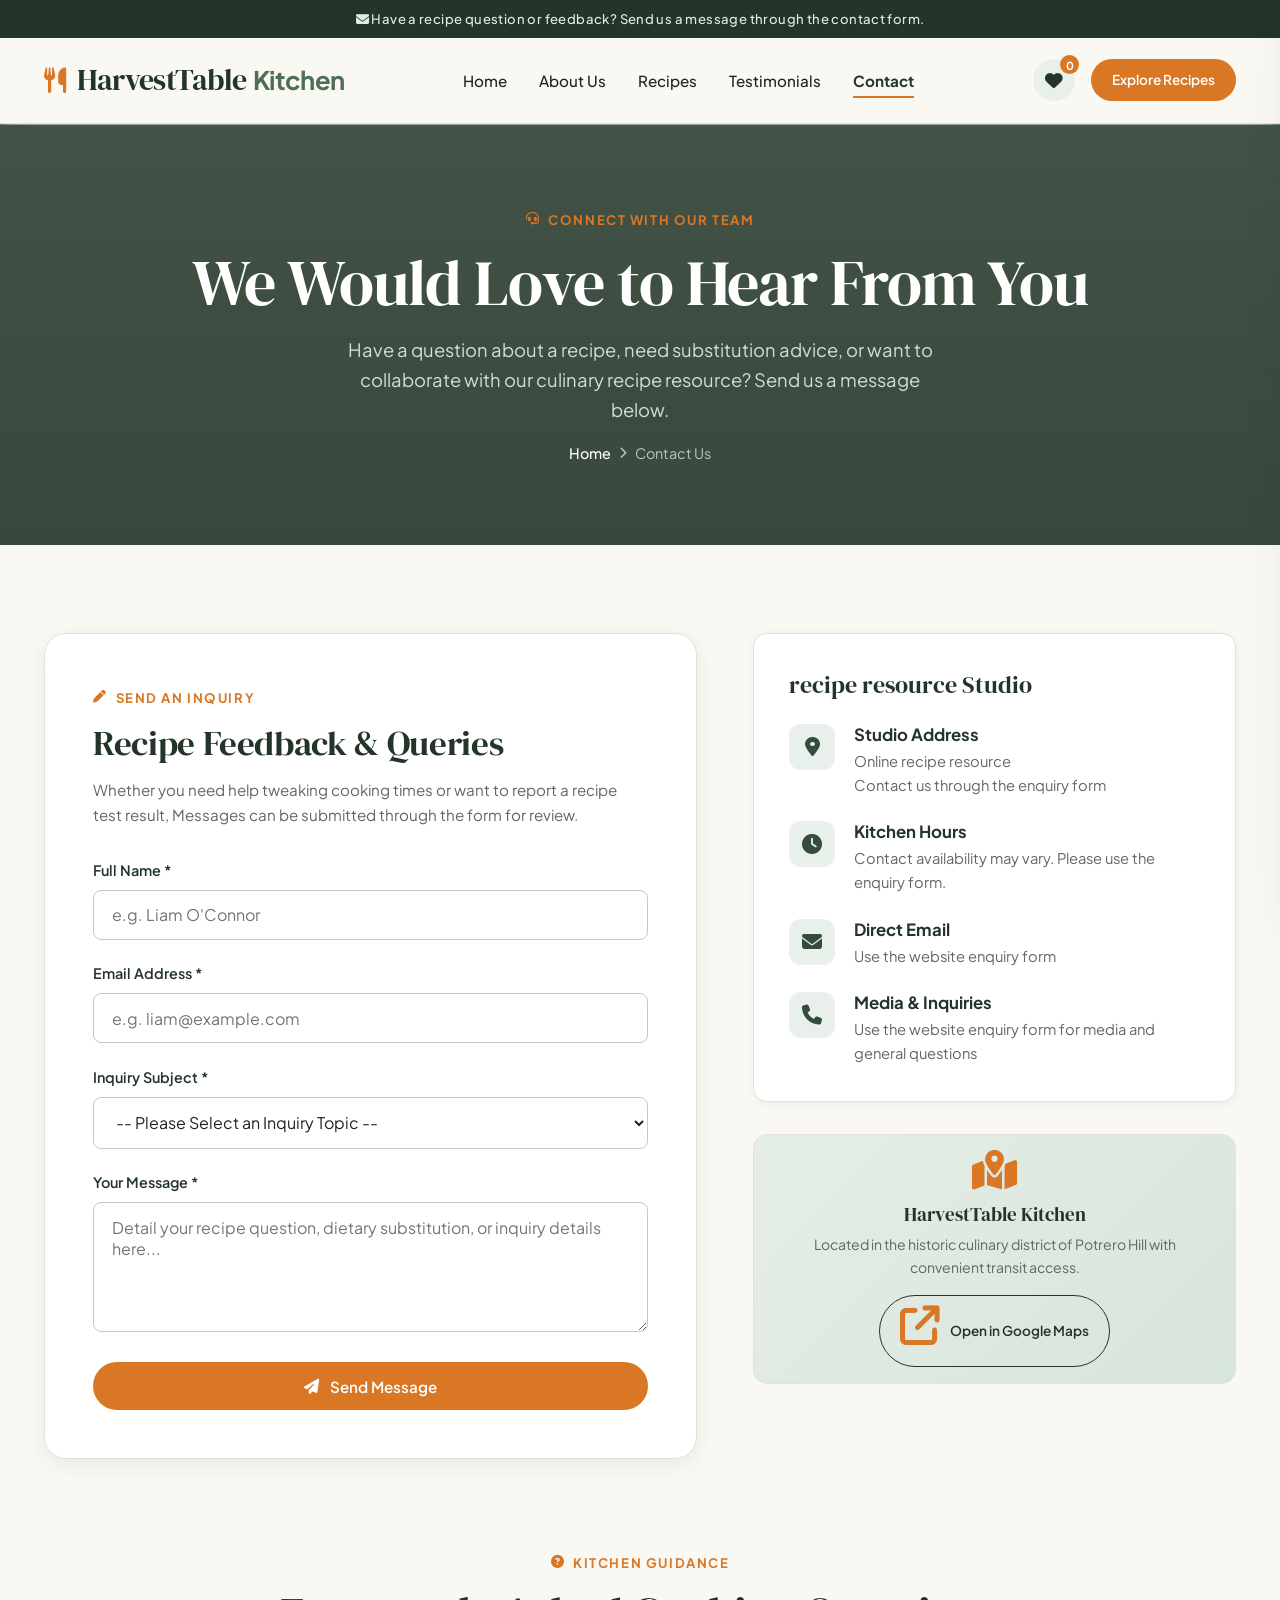
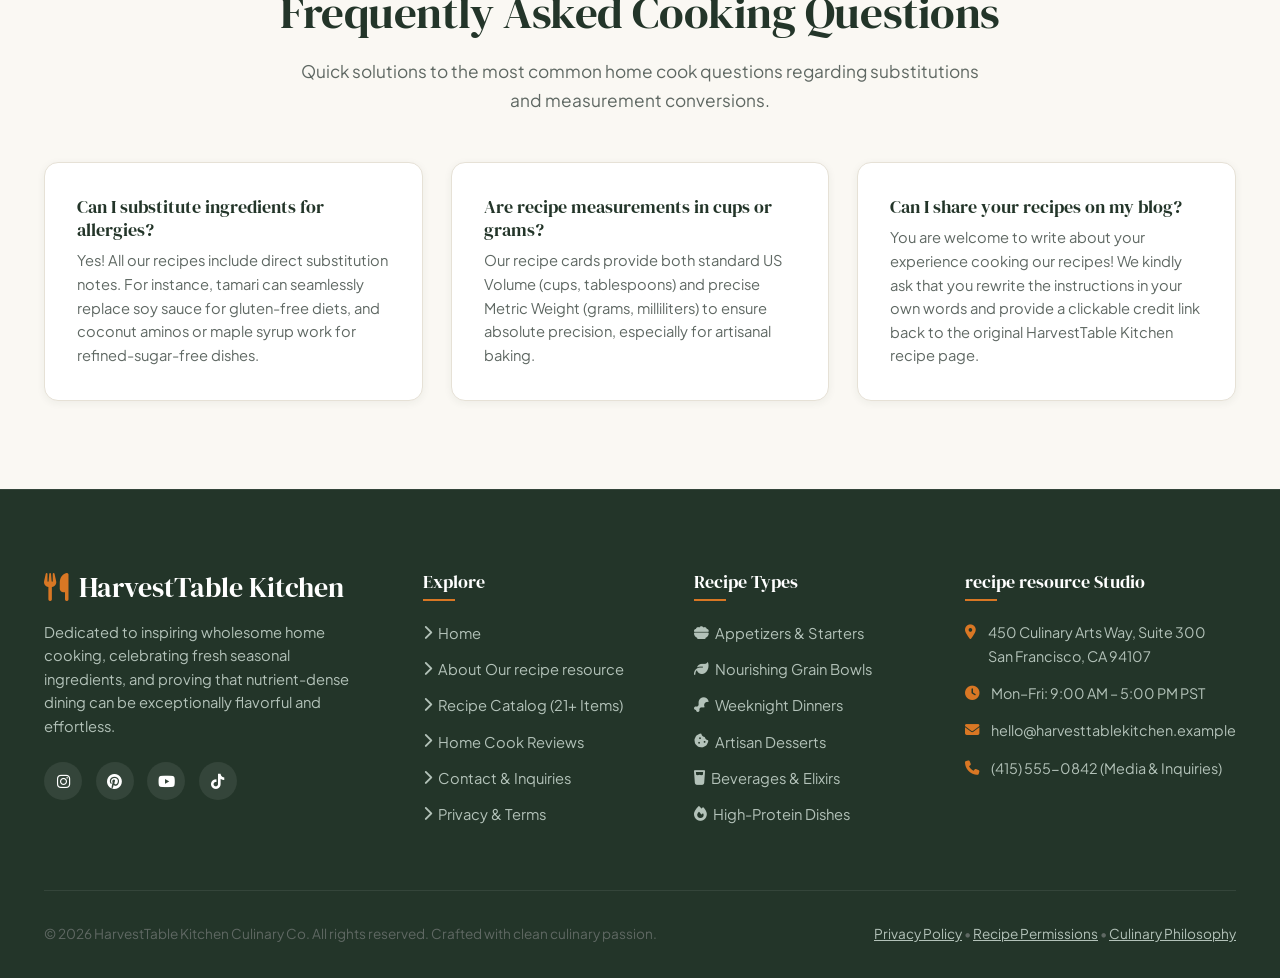
<file: contact.html>
<!DOCTYPE html>
<html lang="en">
<head>
  <meta charset="UTF-8">
  <meta name="viewport" content="width=device-width, initial-scale=1.0">
  <title>Contact Us — HarvestTable Kitchen | Kitchen Studio, Feedback &amp; Inquiries</title>
  <meta name="description" content="Reach out to HarvestTable Kitchen recipe resource. Submit recipe questions, feedback, media inquiries, or learn more about our San Francisco culinary studio.">
  <link rel="stylesheet" href="style.css">
  <link rel="stylesheet" href="https://cdnjs.cloudflare.com/ajax/libs/font-awesome/6.5.1/css/all.min.css">
</head>
<body>

  <!-- Top Announcement Bar -->
  <div class="top-announcement-bar">
    <i class="fa-solid fa-envelope"></i> Have a recipe question or feedback? Send us a message through the contact form.
  </div>

  <!-- Site Header -->
  <header class="site-header">
    <div class="container">
      <div class="nav-wrapper">
        <a href="index.html" class="brand-logo">
          <i class="fa-solid fa-utensils"></i>
          <span>HarvestTable <span class="highlight">Kitchen</span></span>
        </a>

        <!-- Desktop Navigation -->
        <nav class="nav-menu">
          <a href="index.html" class="nav-link">Home</a>
          <a href="about.html" class="nav-link">About Us</a>
          <a href="recipes.html" class="nav-link">Recipes</a>
          <a href="testimonials.html" class="nav-link">Testimonials</a>
          <a href="contact.html" class="nav-link active">Contact</a>
        </nav>

        <!-- Header Actions -->
        <div class="nav-actions">
          <a href="recipes.html" class="favorites-btn" aria-label="Favorite Recipes">
            <i class="fa-solid fa-heart"></i>
            <span class="favorites-badge">0</span>
          </a>
          <a href="recipes.html" class="btn btn-amber btn-sm">Explore Recipes</a>
          <button class="hamburger-btn" aria-label="Open Navigation Menu">
            <i class="fa-solid fa-bars"></i>
          </button>
        </div>
      </div>
    </div>
  </header>

  <!-- Mobile Drawer Navigation -->
  <div class="mobile-nav-overlay"></div>
  <aside class="mobile-nav-drawer">
    <div class="mobile-nav-header">
      <div class="brand-logo" style="font-size: 1.5rem;">
        <i class="fa-solid fa-utensils"></i>
        <span>HarvestTable <span class="highlight">Kitchen</span></span>
      </div>
      <button class="mobile-nav-close" aria-label="Close Navigation Menu">
        <i class="fa-solid fa-xmark"></i>
      </button>
    </div>
    <nav class="mobile-nav-links">
      <a href="index.html"><i class="fa-solid fa-house"></i> Home</a>
      <a href="about.html"><i class="fa-solid fa-circle-info"></i> About Us</a>
      <a href="recipes.html"><i class="fa-solid fa-book-open"></i> Recipe Catalog (21+)</a>
      <a href="testimonials.html"><i class="fa-solid fa-star"></i> Home Cook Reviews</a>
      <a href="contact.html" class="active"><i class="fa-solid fa-envelope"></i> Contact Us</a>
      <a href="privacy-policy.html"><i class="fa-solid fa-shield-halved"></i> Privacy Policy</a>
    </nav>
    <div class="mobile-nav-footer">
      <p style="font-size: 0.85rem; color: #5f6863; margin-bottom: 1rem;">
        <i class="fa-solid fa-location-dot"></i> 450 Culinary Arts Way, San Francisco, CA
      </p>
      <a href="recipes.html" class="btn btn-primary" style="width: 100%;">Browse 21+ Recipes</a>
    </div>
  </aside>

  <!-- Page Banner -->
  <section class="page-banner">
    <div class="container">
      <span class="section-label" style="color: var(--spice-amber);"><i class="fa-solid fa-headset"></i> Connect With Our Team</span>
      <h1>We Would Love to Hear From You</h1>
      <p>
        Have a question about a recipe, need substitution advice, or want to collaborate with our culinary recipe resource? Send us a message below.
      </p>
      <div class="breadcrumb">
        <a href="index.html">Home</a> <i class="fa-solid fa-chevron-right" style="font-size: 0.75rem;"></i> <span>Contact Us</span>
      </div>
    </div>
  </section>

  <!-- Contact & Studio Section -->
  <section class="section">
    <div class="container">
      <div class="contact-grid">

        <!-- Contact Form Box -->
        <div class="contact-form-box">
          <span class="section-label"><i class="fa-solid fa-pen"></i> Send an Inquiry</span>
          <h2 style="font-size: 2.2rem; margin-bottom: 0.75rem; color: var(--primary-olive-dark);">Recipe Feedback &amp; Queries</h2>
          <p style="margin-bottom: 2rem; font-size: 0.95rem;">
            Whether you need help tweaking cooking times or want to report a recipe test result, Messages can be submitted through the form for review.
          </p>

          <form id="harvesttable-contact-form" novalidate>
            <div class="form-group">
              <label for="contact-name" class="form-label">Full Name *</label>
              <input type="text" id="contact-name" class="form-input" placeholder="e.g. Liam O'Connor" required>
              <div id="name-error" class="error-feedback"></div>
            </div>

            <div class="form-group">
              <label for="contact-email" class="form-label">Email Address *</label>
              <input type="email" id="contact-email" class="form-input" placeholder="e.g. liam@example.com" required>
              <div id="email-error" class="error-feedback"></div>
            </div>

            <div class="form-group">
              <label for="contact-topic" class="form-label">Inquiry Subject *</label>
              <select id="contact-topic" class="form-select" required>
                <option value="">-- Please Select an Inquiry Topic --</option>
                <option value="recipe">Specific Recipe Question or Substitution</option>
                <option value="feedback">Home Cook Feedback or Review</option>
                <option value="collaboration">Culinary Collaboration or Sponsorship</option>
                <option value="media">Press, Media &amp; Podcast Inquiries</option>
                <option value="other">General Culinary Inquiries</option>
              </select>
              <div id="topic-error" class="error-feedback"></div>
            </div>

            <div class="form-group">
              <label for="contact-message" class="form-label">Your Message *</label>
              <textarea id="contact-message" class="form-textarea" placeholder="Detail your recipe question, dietary substitution, or inquiry details here..." required></textarea>
              <div id="message-error" class="error-feedback"></div>
            </div>

            <button type="submit" class="btn btn-amber" style="width: 100%;">
              <i class="fa-solid fa-paper-plane"></i> Send Message
            </button>
          </form>
        </div>

        <!-- Studio Info Panel -->
        <div class="contact-info-panel">
          <div class="contact-info-card">
            <h3 style="font-size: 1.5rem; margin-bottom: 1.5rem; color: var(--primary-olive-dark);">recipe resource Studio</h3>

            <div class="contact-item">
              <div class="contact-item-icon"><i class="fa-solid fa-location-dot"></i></div>
              <div class="contact-item-text">
                <h4>Studio Address</h4>
                <p>Online recipe resource<br>Contact us through the enquiry form</p>
              </div>
            </div>

            <div class="contact-item">
              <div class="contact-item-icon"><i class="fa-solid fa-clock"></i></div>
              <div class="contact-item-text">
                <h4>Kitchen Hours</h4>
                <p>Contact availability may vary. Please use the enquiry form.</p>
              </div>
            </div>

            <div class="contact-item">
              <div class="contact-item-icon"><i class="fa-solid fa-envelope"></i></div>
              <div class="contact-item-text">
                <h4>Direct Email</h4>
                <p>Use the website enquiry form</p>
              </div>
            </div>

            <div class="contact-item">
              <div class="contact-item-icon"><i class="fa-solid fa-phone"></i></div>
              <div class="contact-item-text">
                <h4>Media &amp; Inquiries</h4>
                <p>Use the website enquiry form for media and general questions</p>
              </div>
            </div>
          </div>

          <!-- Studio Map Placeholder -->
          <div class="map-placeholder">
            <i class="fa-solid fa-map-location-dot"></i>
            <h4 style="font-size: 1.2rem; margin-bottom: 0.4rem; color: var(--primary-olive-dark);">HarvestTable Kitchen</h4>
            <p style="font-size: 0.88rem; margin-bottom: 1rem; color: var(--text-muted);">
              Located in the historic culinary district of Potrero Hill with convenient transit access.
            </p>
            <a href="https://maps.google.com" target="_blank" rel="noopener noreferrer" class="btn btn-outline-dark btn-sm">
              <i class="fa-solid fa-arrow-up-right-from-square"></i> Open in Google Maps
            </a>
          </div>
        </div>

      </div>

      <!-- FAQ Section -->
      <div style="margin-top: 5.5rem;">
        <div class="text-center">
          <span class="section-label"><i class="fa-solid fa-circle-question"></i> Kitchen Guidance</span>
          <h2 class="section-title">Frequently Asked Cooking Questions</h2>
          <p class="section-subtitle">
            Quick solutions to the most common home cook questions regarding substitutions and measurement conversions.
          </p>
        </div>

        <div style="display: grid; grid-template-columns: repeat(auto-fit, minmax(320px, 1fr)); gap: 1.75rem;">
          <div style="background: #ffffff; padding: 2rem; border-radius: var(--radius-md); border: 1px solid var(--border-light); box-shadow: var(--shadow-sm);">
            <h4 style="font-size: 1.15rem; margin-bottom: 0.5rem; color: var(--primary-olive-dark);">Can I substitute ingredients for allergies?</h4>
            <p style="font-size: 0.92rem; color: var(--text-muted); line-height: 1.6;">
              Yes! All our recipes include direct substitution notes. For instance, tamari can seamlessly replace soy sauce for gluten-free diets, and coconut aminos or maple syrup work for refined-sugar-free dishes.
            </p>
          </div>

          <div style="background: #ffffff; padding: 2rem; border-radius: var(--radius-md); border: 1px solid var(--border-light); box-shadow: var(--shadow-sm);">
            <h4 style="font-size: 1.15rem; margin-bottom: 0.5rem; color: var(--primary-olive-dark);">Are recipe measurements in cups or grams?</h4>
            <p style="font-size: 0.92rem; color: var(--text-muted); line-height: 1.6;">
              Our recipe cards provide both standard US Volume (cups, tablespoons) and precise Metric Weight (grams, milliliters) to ensure absolute precision, especially for artisanal baking.
            </p>
          </div>

          <div style="background: #ffffff; padding: 2rem; border-radius: var(--radius-md); border: 1px solid var(--border-light); box-shadow: var(--shadow-sm);">
            <h4 style="font-size: 1.15rem; margin-bottom: 0.5rem; color: var(--primary-olive-dark);">Can I share your recipes on my blog?</h4>
            <p style="font-size: 0.92rem; color: var(--text-muted); line-height: 1.6;">
              You are welcome to write about your experience cooking our recipes! We kindly ask that you rewrite the instructions in your own words and provide a clickable credit link back to the original HarvestTable Kitchen recipe page.
            </p>
          </div>
        </div>
      </div>

    </div>
  </section>

  <!-- Global Footer -->
  <footer class="site-footer">
    <div class="container">
      <div class="footer-grid">
        <!-- Brand Info -->
        <div class="footer-brand">
          <h3><i class="fa-solid fa-utensils"></i> HarvestTable Kitchen</h3>
          <p>
            Dedicated to inspiring wholesome home cooking, celebrating fresh seasonal ingredients, and proving that nutrient-dense dining can be exceptionally flavorful and effortless.
          </p>
          <div class="footer-social-links">
            <a href="#" class="social-icon-btn" aria-label="Instagram"><i class="fa-brands fa-instagram"></i></a>
            <a href="#" class="social-icon-btn" aria-label="Pinterest"><i class="fa-brands fa-pinterest"></i></a>
            <a href="#" class="social-icon-btn" aria-label="YouTube"><i class="fa-brands fa-youtube"></i></a>
            <a href="#" class="social-icon-btn" aria-label="TikTok"><i class="fa-brands fa-tiktok"></i></a>
          </div>
        </div>

        <!-- Quick Links -->
        <div class="footer-col">
          <h4>Explore</h4>
          <div class="footer-links">
            <a href="index.html"><i class="fa-solid fa-chevron-right"></i> Home</a>
            <a href="about.html"><i class="fa-solid fa-chevron-right"></i> About Our recipe resource</a>
            <a href="recipes.html"><i class="fa-solid fa-chevron-right"></i> Recipe Catalog (21+ Items)</a>
            <a href="testimonials.html"><i class="fa-solid fa-chevron-right"></i> Home Cook Reviews</a>
            <a href="contact.html"><i class="fa-solid fa-chevron-right"></i> Contact &amp; Inquiries</a>
            <a href="privacy-policy.html"><i class="fa-solid fa-chevron-right"></i> Privacy &amp; Terms</a>
          </div>
        </div>

        <!-- Categories -->
        <div class="footer-col">
          <h4>Recipe Types</h4>
          <div class="footer-links">
            <a href="recipes.html"><i class="fa-solid fa-bowl-food"></i> Appetizers &amp; Starters</a>
            <a href="recipes.html"><i class="fa-solid fa-leaf"></i> Nourishing Grain Bowls</a>
            <a href="recipes.html"><i class="fa-solid fa-drumstick-bite"></i> Weeknight Dinners</a>
            <a href="recipes.html"><i class="fa-solid fa-cookie-bite"></i> Artisan Desserts</a>
            <a href="recipes.html"><i class="fa-solid fa-glass-water"></i> Beverages &amp; Elixirs</a>
            <a href="recipes.html"><i class="fa-solid fa-fire"></i> High-Protein Dishes</a>
          </div>
        </div>

        <!-- Studio Information -->
        <div class="footer-col">
          <h4>recipe resource Studio</h4>
          <div class="footer-contact-item">
            <i class="fa-solid fa-location-dot"></i>
            <span>450 Culinary Arts Way, Suite 300<br>San Francisco, CA 94107</span>
          </div>
          <div class="footer-contact-item">
            <i class="fa-solid fa-clock"></i>
            <span>Mon–Fri: 9:00 AM – 5:00 PM PST</span>
          </div>
          <div class="footer-contact-item">
            <i class="fa-solid fa-envelope"></i>
            <span>hello@harvesttablekitchen.example</span>
          </div>
          <div class="footer-contact-item">
            <i class="fa-solid fa-phone"></i>
            <span>(415) 555-0842 (Media &amp; Inquiries)</span>
          </div>
        </div>
      </div>

      <div class="footer-bottom">
        <p>&copy; 2026 HarvestTable Kitchen Culinary Co. All rights reserved. Crafted with clean culinary passion.</p>
        <p>
          <a href="privacy-policy.html">Privacy Policy</a> &bull; 
          <a href="contact.html">Recipe Permissions</a> &bull; 
          <a href="about.html">Culinary Philosophy</a>
        </p>
      </div>
    </div>
  </footer>

  <script src="script.js"></script>
</body>
</html>
</file>
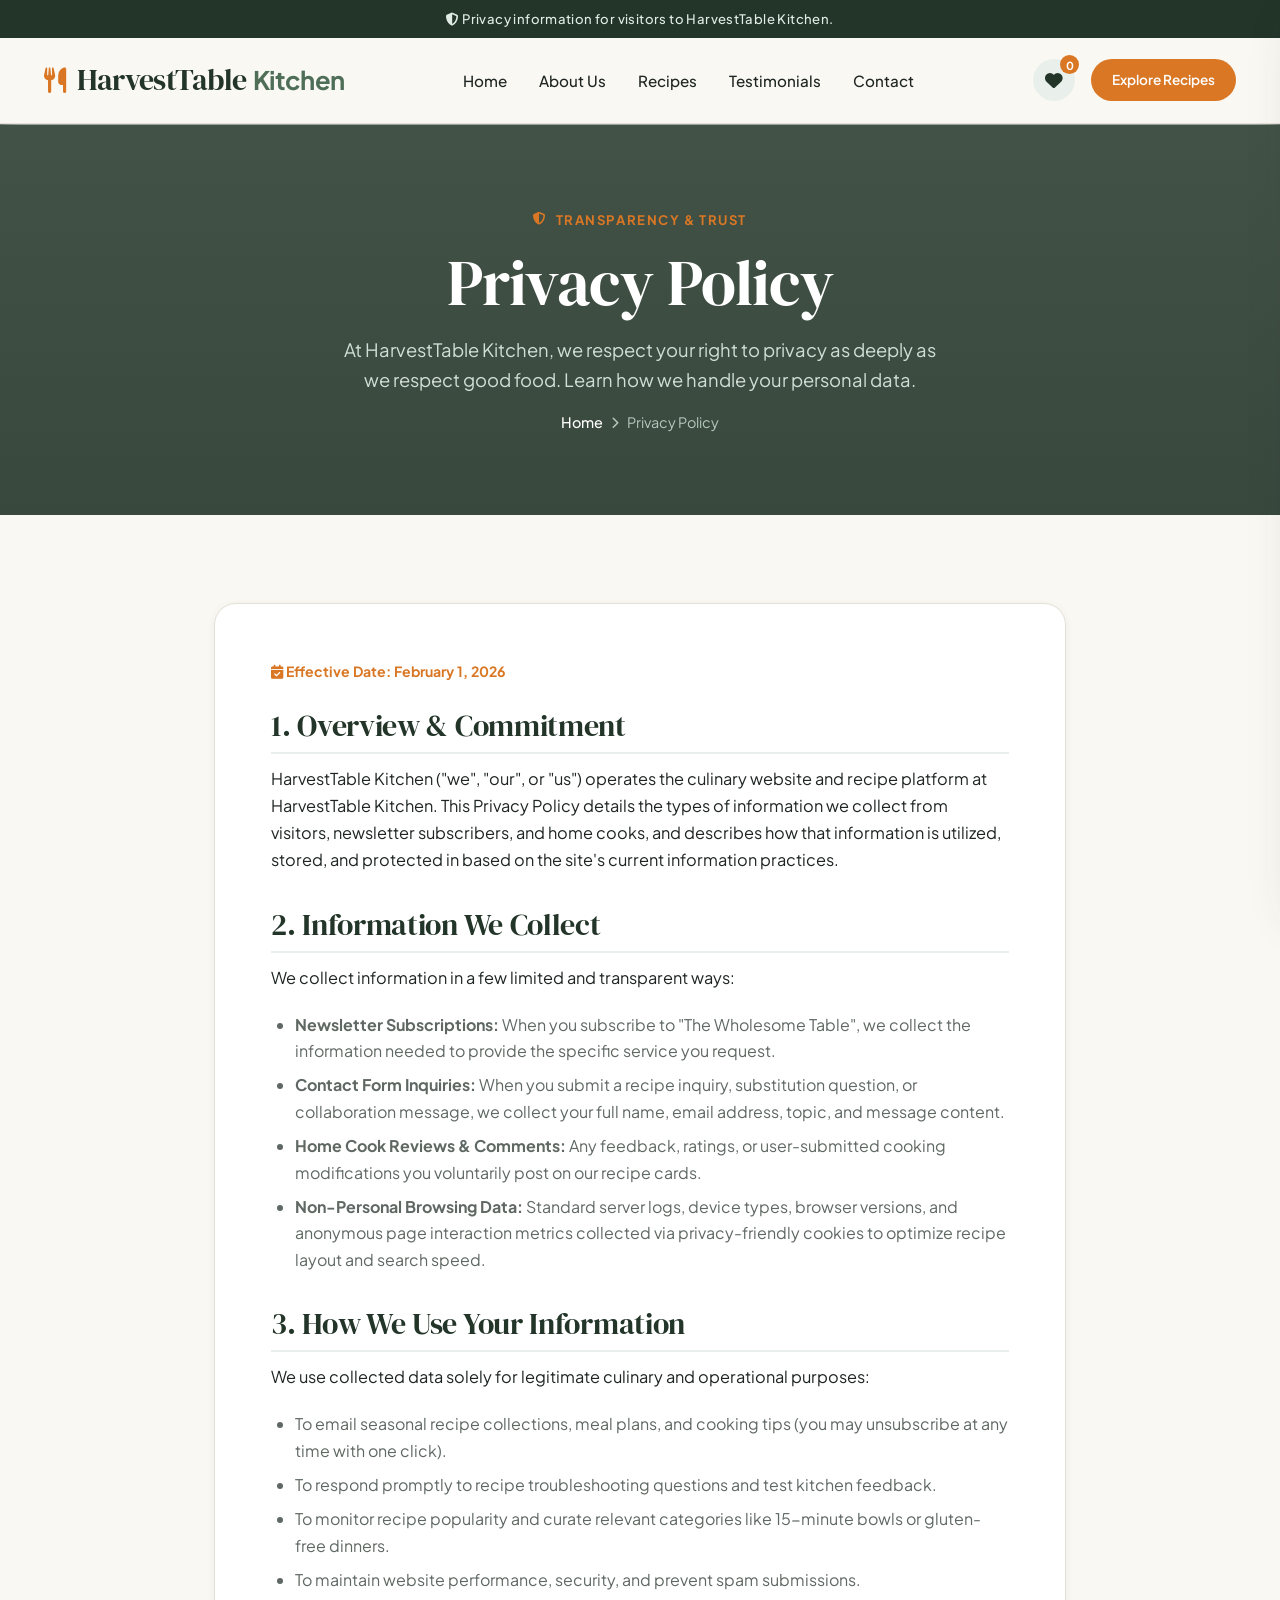
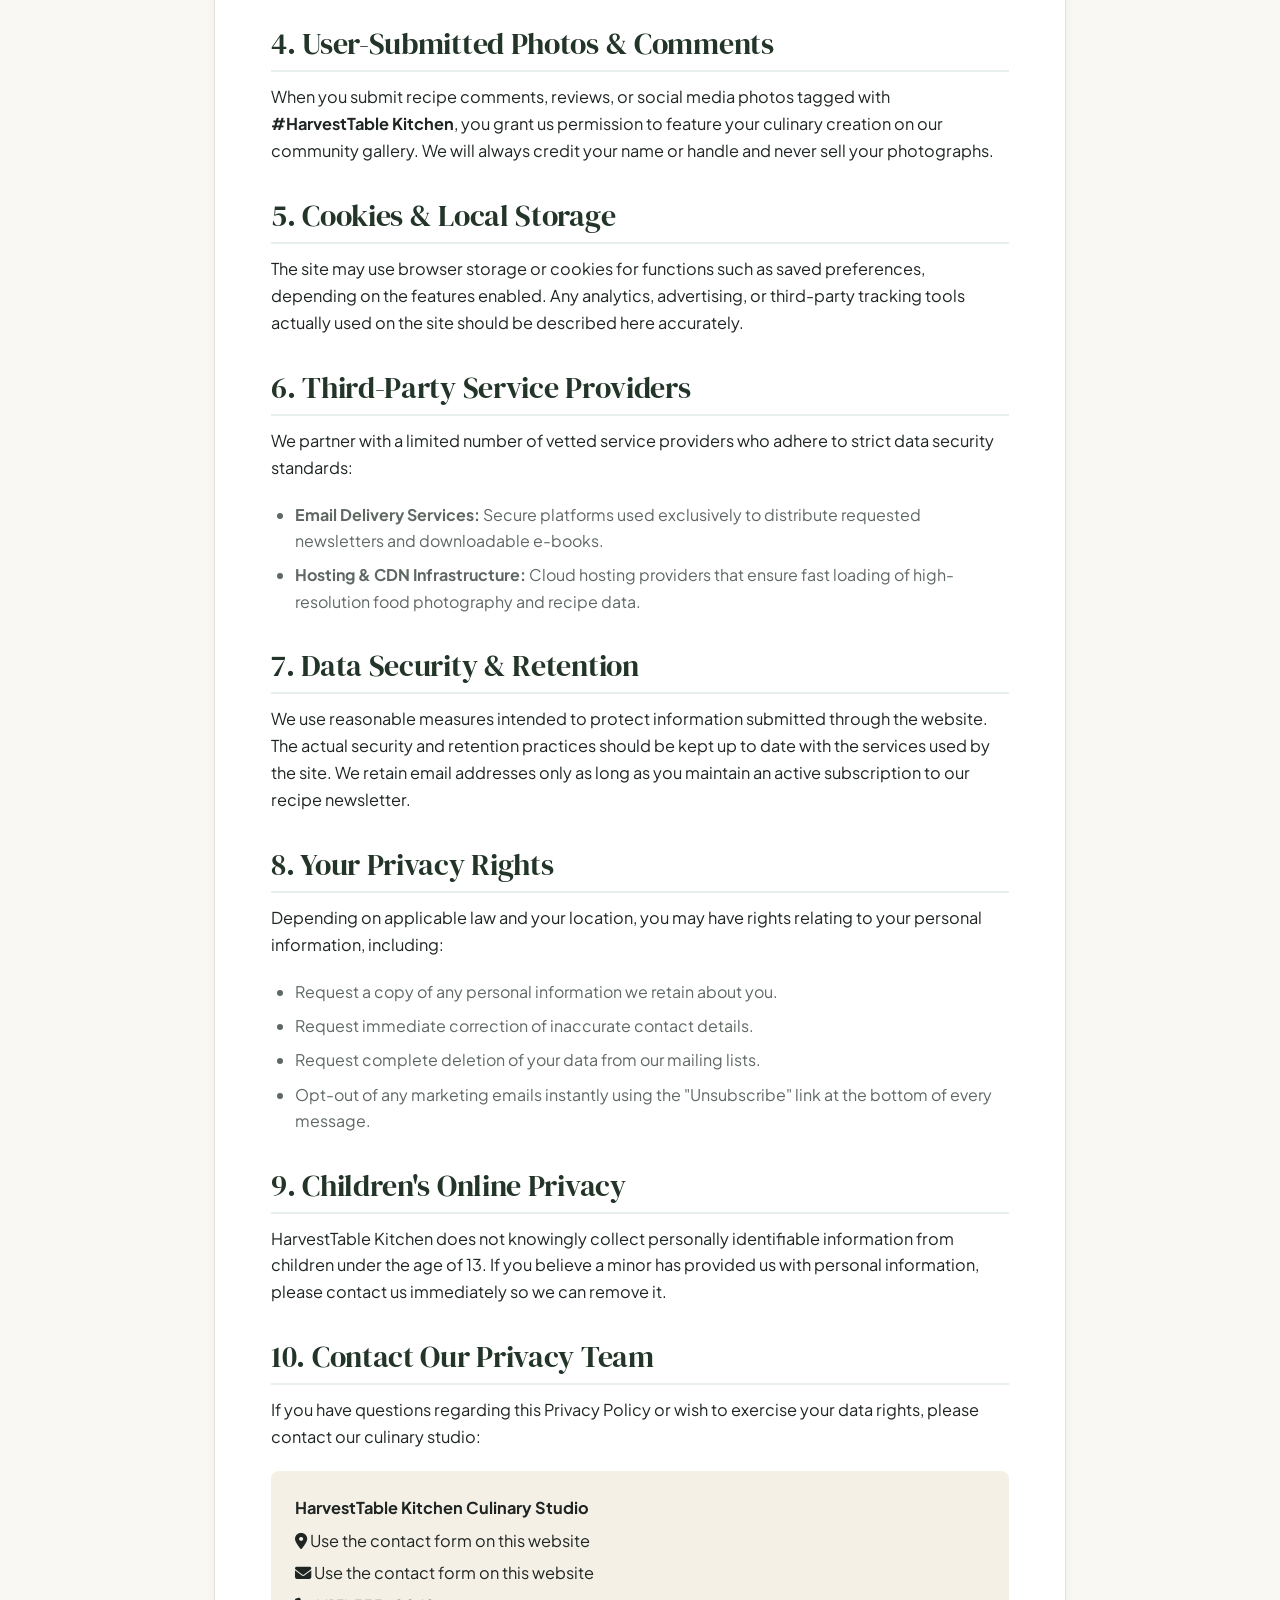
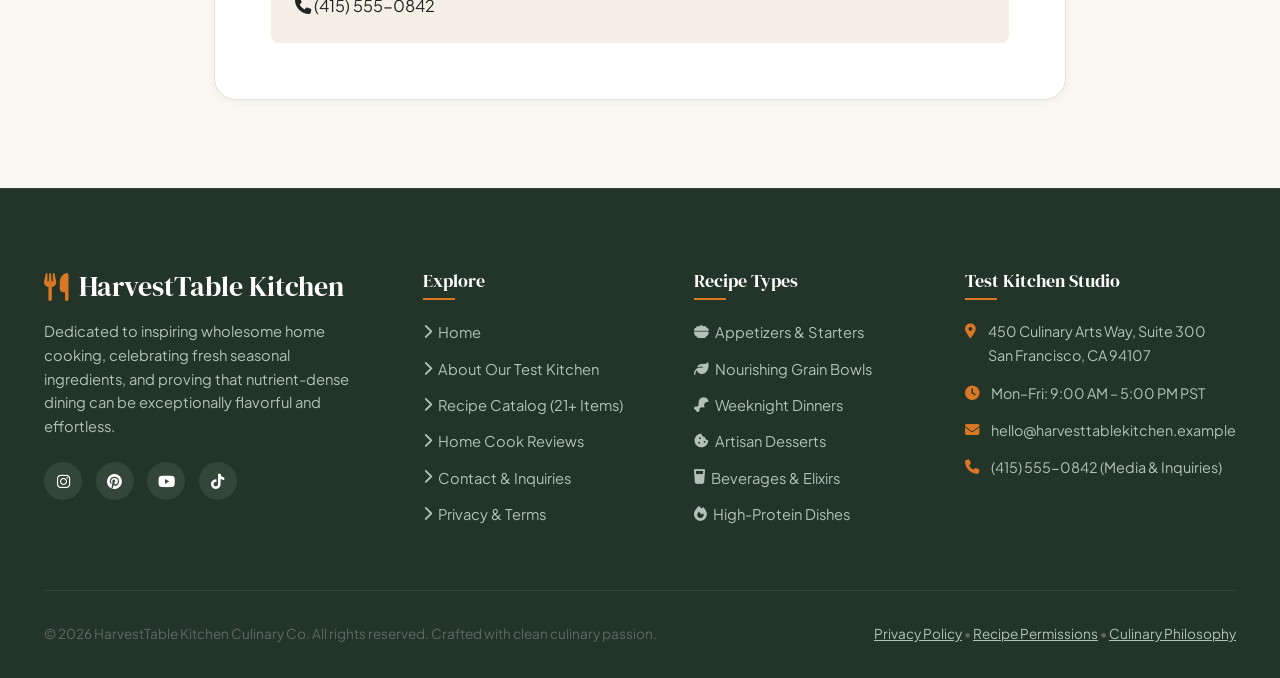
<file: privacy-policy.html>
<!DOCTYPE html>
<html lang="en">
<head>
  <meta charset="UTF-8">
  <meta name="viewport" content="width=device-width, initial-scale=1.0">
  <title>Privacy Policy — HarvestTable Kitchen | Culinary Data Protection &amp; Terms</title>
  <meta name="description" content="Read HarvestTable Kitchen's copyright-free privacy policy statements tailored for our culinary and recipe blog, newsletter subscribers, and home cooks.">
  <link rel="stylesheet" href="style.css">
  <link rel="stylesheet" href="https://cdnjs.cloudflare.com/ajax/libs/font-awesome/6.5.1/css/all.min.css">
</head>
<body>

  <!-- Top Announcement Bar -->
  <div class="top-announcement-bar">
    <i class="fa-solid fa-shield-halved"></i> Privacy information for visitors to HarvestTable Kitchen.
  </div>

  <!-- Site Header -->
  <header class="site-header">
    <div class="container">
      <div class="nav-wrapper">
        <a href="index.html" class="brand-logo">
          <i class="fa-solid fa-utensils"></i>
          <span>HarvestTable <span class="highlight">Kitchen</span></span>
        </a>

        <!-- Desktop Navigation -->
        <nav class="nav-menu">
          <a href="index.html" class="nav-link">Home</a>
          <a href="about.html" class="nav-link">About Us</a>
          <a href="recipes.html" class="nav-link">Recipes</a>
          <a href="testimonials.html" class="nav-link">Testimonials</a>
          <a href="contact.html" class="nav-link">Contact</a>
        </nav>

        <!-- Header Actions -->
        <div class="nav-actions">
          <a href="recipes.html" class="favorites-btn" aria-label="Favorite Recipes">
            <i class="fa-solid fa-heart"></i>
            <span class="favorites-badge">0</span>
          </a>
          <a href="recipes.html" class="btn btn-amber btn-sm">Explore Recipes</a>
          <button class="hamburger-btn" aria-label="Open Navigation Menu">
            <i class="fa-solid fa-bars"></i>
          </button>
        </div>
      </div>
    </div>
  </header>

  <!-- Mobile Drawer Navigation -->
  <div class="mobile-nav-overlay"></div>
  <aside class="mobile-nav-drawer">
    <div class="mobile-nav-header">
      <div class="brand-logo" style="font-size: 1.5rem;">
        <i class="fa-solid fa-utensils"></i>
        <span>HarvestTable <span class="highlight">Kitchen</span></span>
      </div>
      <button class="mobile-nav-close" aria-label="Close Navigation Menu">
        <i class="fa-solid fa-xmark"></i>
      </button>
    </div>
    <nav class="mobile-nav-links">
      <a href="index.html"><i class="fa-solid fa-house"></i> Home</a>
      <a href="about.html"><i class="fa-solid fa-circle-info"></i> About Us</a>
      <a href="recipes.html"><i class="fa-solid fa-book-open"></i> Recipe Catalog (21+)</a>
      <a href="testimonials.html"><i class="fa-solid fa-star"></i> Home Cook Reviews</a>
      <a href="contact.html"><i class="fa-solid fa-envelope"></i> Contact Us</a>
      <a href="privacy-policy.html" class="active"><i class="fa-solid fa-shield-halved"></i> Privacy Policy</a>
    </nav>
    <div class="mobile-nav-footer">
      <p style="font-size: 0.85rem; color: #5f6863; margin-bottom: 1rem;">
        <i class="fa-solid fa-location-dot"></i> 450 Culinary Arts Way, San Francisco, CA
      </p>
      <a href="recipes.html" class="btn btn-primary" style="width: 100%;">Browse 21+ Recipes</a>
    </div>
  </aside>

  <!-- Page Banner -->
  <section class="page-banner">
    <div class="container">
      <span class="section-label" style="color: var(--spice-amber);"><i class="fa-solid fa-shield-halved"></i> Transparency &amp; Trust</span>
      <h1>Privacy Policy</h1>
      <p>
        At HarvestTable Kitchen, we respect your right to privacy as deeply as we respect good food. Learn how we handle your personal data.
      </p>
      <div class="breadcrumb">
        <a href="index.html">Home</a> <i class="fa-solid fa-chevron-right" style="font-size: 0.75rem;"></i> <span>Privacy Policy</span>
      </div>
    </div>
  </section>

  <!-- Privacy Content Section -->
  <section class="section">
    <div class="container container-narrow">
      <div class="policy-content-card">
        <p style="font-size: 0.88rem; color: var(--spice-amber); font-weight: 700; margin-bottom: 1.5rem;">
          <i class="fa-solid fa-calendar-check"></i> Effective Date: February 1, 2026
        </p>

        <h2>1. Overview &amp; Commitment</h2>
        <p>
          HarvestTable Kitchen ("we", "our", or "us") operates the culinary website and recipe platform at HarvestTable Kitchen. This Privacy Policy details the types of information we collect from visitors, newsletter subscribers, and home cooks, and describes how that information is utilized, stored, and protected in based on the site's current information practices.
        </p>

        <h2>2. Information We Collect</h2>
        <p>We collect information in a few limited and transparent ways:</p>
        <ul>
          <li><strong>Newsletter Subscriptions:</strong> When you subscribe to "The Wholesome Table", we collect the information needed to provide the specific service you request.</li>
          <li><strong>Contact Form Inquiries:</strong> When you submit a recipe inquiry, substitution question, or collaboration message, we collect your full name, email address, topic, and message content.</li>
          <li><strong>Home Cook Reviews &amp; Comments:</strong> Any feedback, ratings, or user-submitted cooking modifications you voluntarily post on our recipe cards.</li>
          <li><strong>Non-Personal Browsing Data:</strong> Standard server logs, device types, browser versions, and anonymous page interaction metrics collected via privacy-friendly cookies to optimize recipe layout and search speed.</li>
        </ul>

        <h2>3. How We Use Your Information</h2>
        <p>We use collected data solely for legitimate culinary and operational purposes:</p>
        <ul>
          <li>To email seasonal recipe collections, meal plans, and cooking tips (you may unsubscribe at any time with one click).</li>
          <li>To respond promptly to recipe troubleshooting questions and test kitchen feedback.</li>
          <li>To monitor recipe popularity and curate relevant categories like 15-minute bowls or gluten-free dinners.</li>
          <li>To maintain website performance, security, and prevent spam submissions.</li>
        </ul>

        <h2>4. User-Submitted Photos &amp; Comments</h2>
        <p>
          When you submit recipe comments, reviews, or social media photos tagged with <strong>#HarvestTable Kitchen</strong>, you grant us permission to feature your culinary creation on our community gallery. We will always credit your name or handle and never sell your photographs.
        </p>

        <h2>5. Cookies &amp; Local Storage</h2>
        <p>
          The site may use browser storage or cookies for functions such as saved preferences, depending on the features enabled. Any analytics, advertising, or third-party tracking tools actually used on the site should be described here accurately.
        </p>

        <h2>6. Third-Party Service Providers</h2>
        <p>
          We partner with a limited number of vetted service providers who adhere to strict data security standards:
        </p>
        <ul>
          <li><strong>Email Delivery Services:</strong> Secure platforms used exclusively to distribute requested newsletters and downloadable e-books.</li>
          <li><strong>Hosting &amp; CDN Infrastructure:</strong> Cloud hosting providers that ensure fast loading of high-resolution food photography and recipe data.</li>
        </ul>

        <h2>7. Data Security &amp; Retention</h2>
        <p>
          We use reasonable measures intended to protect information submitted through the website. The actual security and retention practices should be kept up to date with the services used by the site. We retain email addresses only as long as you maintain an active subscription to our recipe newsletter.
        </p>

        <h2>8. Your Privacy Rights</h2>
        <p>
          Depending on applicable law and your location, you may have rights relating to your personal information, including:
        </p>
        <ul>
          <li>Request a copy of any personal information we retain about you.</li>
          <li>Request immediate correction of inaccurate contact details.</li>
          <li>Request complete deletion of your data from our mailing lists.</li>
          <li>Opt-out of any marketing emails instantly using the "Unsubscribe" link at the bottom of every message.</li>
        </ul>

        <h2>9. Children's Online Privacy</h2>
        <p>
          HarvestTable Kitchen does not knowingly collect personally identifiable information from children under the age of 13. If you believe a minor has provided us with personal information, please contact us immediately so we can remove it.
        </p>

        <h2>10. Contact Our Privacy Team</h2>
        <p>
          If you have questions regarding this Privacy Policy or wish to exercise your data rights, please contact our culinary studio:
        </p>
        <div style="background: var(--bg-tinted); padding: 1.5rem; border-radius: var(--radius-sm); margin-top: 1rem;">
          <p style="margin-bottom: 0.35rem;"><strong>HarvestTable Kitchen Culinary Studio</strong></p>
          <p style="margin-bottom: 0.35rem;"><i class="fa-solid fa-location-dot"></i> Use the contact form on this website</p>
          <p style="margin-bottom: 0.35rem;"><i class="fa-solid fa-envelope"></i> Use the contact form on this website</p>
          <p style="margin-bottom: 0;"><i class="fa-solid fa-phone"></i> (415) 555-0842</p>
        </div>
      </div>
    </div>
  </section>

  <!-- Global Footer -->
  <footer class="site-footer">
    <div class="container">
      <div class="footer-grid">
        <!-- Brand Info -->
        <div class="footer-brand">
          <h3><i class="fa-solid fa-utensils"></i> HarvestTable Kitchen</h3>
          <p>
            Dedicated to inspiring wholesome home cooking, celebrating fresh seasonal ingredients, and proving that nutrient-dense dining can be exceptionally flavorful and effortless.
          </p>
          <div class="footer-social-links">
            <a href="#" class="social-icon-btn" aria-label="Instagram"><i class="fa-brands fa-instagram"></i></a>
            <a href="#" class="social-icon-btn" aria-label="Pinterest"><i class="fa-brands fa-pinterest"></i></a>
            <a href="#" class="social-icon-btn" aria-label="YouTube"><i class="fa-brands fa-youtube"></i></a>
            <a href="#" class="social-icon-btn" aria-label="TikTok"><i class="fa-brands fa-tiktok"></i></a>
          </div>
        </div>

        <!-- Quick Links -->
        <div class="footer-col">
          <h4>Explore</h4>
          <div class="footer-links">
            <a href="index.html"><i class="fa-solid fa-chevron-right"></i> Home</a>
            <a href="about.html"><i class="fa-solid fa-chevron-right"></i> About Our Test Kitchen</a>
            <a href="recipes.html"><i class="fa-solid fa-chevron-right"></i> Recipe Catalog (21+ Items)</a>
            <a href="testimonials.html"><i class="fa-solid fa-chevron-right"></i> Home Cook Reviews</a>
            <a href="contact.html"><i class="fa-solid fa-chevron-right"></i> Contact &amp; Inquiries</a>
            <a href="privacy-policy.html"><i class="fa-solid fa-chevron-right"></i> Privacy &amp; Terms</a>
          </div>
        </div>

        <!-- Categories -->
        <div class="footer-col">
          <h4>Recipe Types</h4>
          <div class="footer-links">
            <a href="recipes.html"><i class="fa-solid fa-bowl-food"></i> Appetizers &amp; Starters</a>
            <a href="recipes.html"><i class="fa-solid fa-leaf"></i> Nourishing Grain Bowls</a>
            <a href="recipes.html"><i class="fa-solid fa-drumstick-bite"></i> Weeknight Dinners</a>
            <a href="recipes.html"><i class="fa-solid fa-cookie-bite"></i> Artisan Desserts</a>
            <a href="recipes.html"><i class="fa-solid fa-glass-water"></i> Beverages &amp; Elixirs</a>
            <a href="recipes.html"><i class="fa-solid fa-fire"></i> High-Protein Dishes</a>
          </div>
        </div>

        <!-- Studio Information -->
        <div class="footer-col">
          <h4>Test Kitchen Studio</h4>
          <div class="footer-contact-item">
            <i class="fa-solid fa-location-dot"></i>
            <span>450 Culinary Arts Way, Suite 300<br>San Francisco, CA 94107</span>
          </div>
          <div class="footer-contact-item">
            <i class="fa-solid fa-clock"></i>
            <span>Mon–Fri: 9:00 AM – 5:00 PM PST</span>
          </div>
          <div class="footer-contact-item">
            <i class="fa-solid fa-envelope"></i>
            <span>hello@harvesttablekitchen.example</span>
          </div>
          <div class="footer-contact-item">
            <i class="fa-solid fa-phone"></i>
            <span>(415) 555-0842 (Media &amp; Inquiries)</span>
          </div>
        </div>
      </div>

      <div class="footer-bottom">
        <p>&copy; 2026 HarvestTable Kitchen Culinary Co. All rights reserved. Crafted with clean culinary passion.</p>
        <p>
          <a href="privacy-policy.html">Privacy Policy</a> &bull; 
          <a href="contact.html">Recipe Permissions</a> &bull; 
          <a href="about.html">Culinary Philosophy</a>
        </p>
      </div>
    </div>
  </footer>

  <script src="script.js"></script>
</body>
</html>
</file>
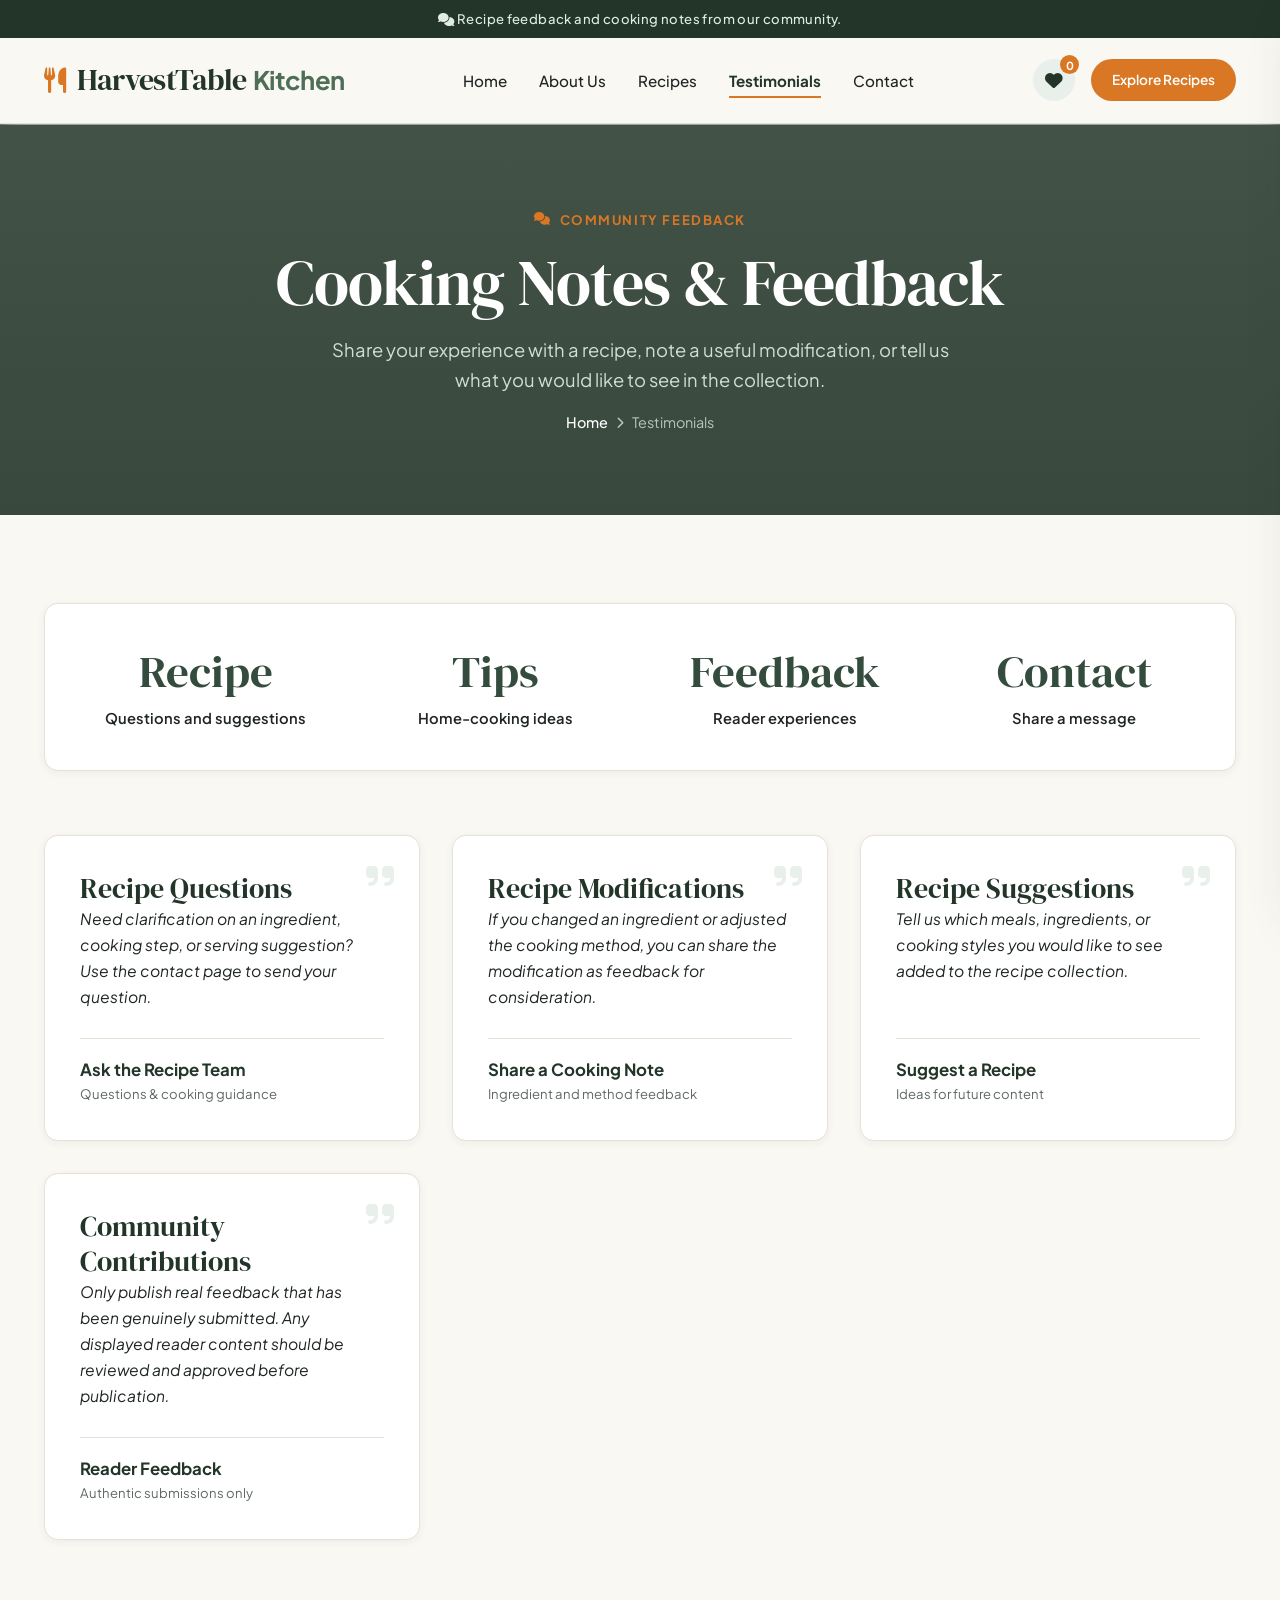
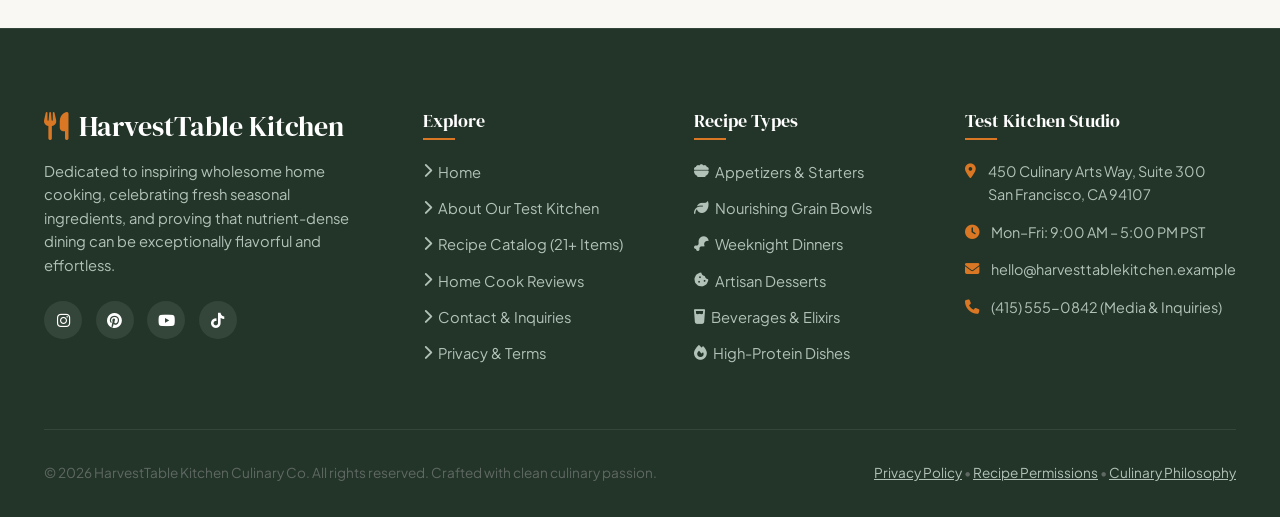
<file: testimonials.html>
<!DOCTYPE html>
<html lang="en">
<head>
  <meta charset="UTF-8">
  <meta name="viewport" content="width=device-width, initial-scale=1.0">
  <title>Cooking Notes — HarvestTable Kitchen | Recipe Ideas & Feedback</title>
  <meta name="description" content="Cooking notes, recipe feedback guidance, and ways to share your experience with HarvestTable Kitchen.">
  <link rel="stylesheet" href="style.css">
  <link rel="stylesheet" href="https://cdnjs.cloudflare.com/ajax/libs/font-awesome/6.5.1/css/all.min.css">
</head>
<body>

  <!-- Top Announcement Bar -->
  <div class="top-announcement-bar"><i class="fa-solid fa-comments"></i> Recipe feedback and cooking notes from our community.</div>

  <!-- Site Header -->
  <header class="site-header">
    <div class="container">
      <div class="nav-wrapper">
        <a href="index.html" class="brand-logo">
          <i class="fa-solid fa-utensils"></i>
          <span>HarvestTable <span class="highlight">Kitchen</span></span>
        </a>

        <!-- Desktop Navigation -->
        <nav class="nav-menu">
          <a href="index.html" class="nav-link">Home</a>
          <a href="about.html" class="nav-link">About Us</a>
          <a href="recipes.html" class="nav-link">Recipes</a>
          <a href="testimonials.html" class="nav-link active">Testimonials</a>
          <a href="contact.html" class="nav-link">Contact</a>
        </nav>

        <!-- Header Actions -->
        <div class="nav-actions">
          <a href="recipes.html" class="favorites-btn" aria-label="Favorite Recipes">
            <i class="fa-solid fa-heart"></i>
            <span class="favorites-badge">0</span>
          </a>
          <a href="recipes.html" class="btn btn-amber btn-sm">Explore Recipes</a>
          <button class="hamburger-btn" aria-label="Open Navigation Menu">
            <i class="fa-solid fa-bars"></i>
          </button>
        </div>
      </div>
    </div>
  </header>

  <!-- Mobile Drawer Navigation -->
  <div class="mobile-nav-overlay"></div>
  <aside class="mobile-nav-drawer">
    <div class="mobile-nav-header">
      <div class="brand-logo" style="font-size: 1.5rem;">
        <i class="fa-solid fa-utensils"></i>
        <span>HarvestTable <span class="highlight">Kitchen</span></span>
      </div>
      <button class="mobile-nav-close" aria-label="Close Navigation Menu">
        <i class="fa-solid fa-xmark"></i>
      </button>
    </div>
    <nav class="mobile-nav-links">
      <a href="index.html"><i class="fa-solid fa-house"></i> Home</a>
      <a href="about.html"><i class="fa-solid fa-circle-info"></i> About Us</a>
      <a href="recipes.html"><i class="fa-solid fa-book-open"></i> Recipe Catalog (21+)</a>
      <a href="testimonials.html" class="active"><i class="fa-solid fa-star"></i> Home Cook Reviews</a>
      <a href="contact.html"><i class="fa-solid fa-envelope"></i> Contact Us</a>
      <a href="privacy-policy.html"><i class="fa-solid fa-shield-halved"></i> Privacy Policy</a>
    </nav>
    <div class="mobile-nav-footer">
      <p style="font-size: 0.85rem; color: #5f6863; margin-bottom: 1rem;">
        <i class="fa-solid fa-location-dot"></i> 450 Culinary Arts Way, San Francisco, CA
      </p>
      <a href="recipes.html" class="btn btn-primary" style="width: 100%;">Browse 21+ Recipes</a>
    </div>
  </aside>

  <!-- Page Banner -->
  <section class="page-banner">
    <div class="container">
      <span class="section-label" style="color: var(--spice-amber);"><i class="fa-solid fa-comments"></i> Community Feedback</span>
      <h1>Cooking Notes &amp; Feedback</h1>
      <p>Share your experience with a recipe, note a useful modification, or tell us what you would like to see in the collection.</p>
      <div class="breadcrumb">
        <a href="index.html">Home</a> <i class="fa-solid fa-chevron-right" style="font-size: 0.75rem;"></i> <span>Testimonials</span>
      </div>
    </div>
  </section>

  <!-- Testimonials Section -->
  <section class="section">
    <div class="container">
      
      <!-- Stats Bar -->
      <div class="testimonials-stats-bar">
        <div class="stat-item"><h3>Recipe</h3><p>Questions and suggestions</p></div>
        <div class="stat-item"><h3>Tips</h3><p>Home-cooking ideas</p></div>
        <div class="stat-item"><h3>Feedback</h3><p>Reader experiences</p></div>
        <div class="stat-item"><h3>Contact</h3><p>Share a message</p></div>
      </div>

      <!-- Testimonials Grid -->
      <div class="testimonials-grid">
        <div class="testimonial-card">
          <i class="fa-solid fa-quote-right testimonial-quote-icon"></i>
          <h3>Recipe Questions</h3>
          <p class="testimonial-text">Need clarification on an ingredient, cooking step, or serving suggestion? Use the contact page to send your question.</p>
          <div class="testimonial-author-box"><div class="author-info"><h4>Ask the Recipe Team</h4><p>Questions &amp; cooking guidance</p></div></div>
        </div>
        <div class="testimonial-card">
          <i class="fa-solid fa-quote-right testimonial-quote-icon"></i>
          <h3>Recipe Modifications</h3>
          <p class="testimonial-text">If you changed an ingredient or adjusted the cooking method, you can share the modification as feedback for consideration.</p>
          <div class="testimonial-author-box"><div class="author-info"><h4>Share a Cooking Note</h4><p>Ingredient and method feedback</p></div></div>
        </div>
        <div class="testimonial-card">
          <i class="fa-solid fa-quote-right testimonial-quote-icon"></i>
          <h3>Recipe Suggestions</h3>
          <p class="testimonial-text">Tell us which meals, ingredients, or cooking styles you would like to see added to the recipe collection.</p>
          <div class="testimonial-author-box"><div class="author-info"><h4>Suggest a Recipe</h4><p>Ideas for future content</p></div></div>
        </div>
        <div class="testimonial-card">
          <i class="fa-solid fa-quote-right testimonial-quote-icon"></i>
          <h3>Community Contributions</h3>
          <p class="testimonial-text">Only publish real feedback that has been genuinely submitted. Any displayed reader content should be reviewed and approved before publication.</p>
          <div class="testimonial-author-box"><div class="author-info"><h4>Reader Feedback</h4><p>Authentic submissions only</p></div></div>
        </div>
      </div>
    </div>
  </section>

  <!-- Global Footer -->
  <footer class="site-footer">
    <div class="container">
      <div class="footer-grid">
        <!-- Brand Info -->
        <div class="footer-brand">
          <h3><i class="fa-solid fa-utensils"></i> HarvestTable Kitchen</h3>
          <p>
            Dedicated to inspiring wholesome home cooking, celebrating fresh seasonal ingredients, and proving that nutrient-dense dining can be exceptionally flavorful and effortless.
          </p>
          <div class="footer-social-links">
            <a href="#" class="social-icon-btn" aria-label="Instagram"><i class="fa-brands fa-instagram"></i></a>
            <a href="#" class="social-icon-btn" aria-label="Pinterest"><i class="fa-brands fa-pinterest"></i></a>
            <a href="#" class="social-icon-btn" aria-label="YouTube"><i class="fa-brands fa-youtube"></i></a>
            <a href="#" class="social-icon-btn" aria-label="TikTok"><i class="fa-brands fa-tiktok"></i></a>
          </div>
        </div>

        <!-- Quick Links -->
        <div class="footer-col">
          <h4>Explore</h4>
          <div class="footer-links">
            <a href="index.html"><i class="fa-solid fa-chevron-right"></i> Home</a>
            <a href="about.html"><i class="fa-solid fa-chevron-right"></i> About Our Test Kitchen</a>
            <a href="recipes.html"><i class="fa-solid fa-chevron-right"></i> Recipe Catalog (21+ Items)</a>
            <a href="testimonials.html"><i class="fa-solid fa-chevron-right"></i> Home Cook Reviews</a>
            <a href="contact.html"><i class="fa-solid fa-chevron-right"></i> Contact &amp; Inquiries</a>
            <a href="privacy-policy.html"><i class="fa-solid fa-chevron-right"></i> Privacy &amp; Terms</a>
          </div>
        </div>

        <!-- Categories -->
        <div class="footer-col">
          <h4>Recipe Types</h4>
          <div class="footer-links">
            <a href="recipes.html"><i class="fa-solid fa-bowl-food"></i> Appetizers &amp; Starters</a>
            <a href="recipes.html"><i class="fa-solid fa-leaf"></i> Nourishing Grain Bowls</a>
            <a href="recipes.html"><i class="fa-solid fa-drumstick-bite"></i> Weeknight Dinners</a>
            <a href="recipes.html"><i class="fa-solid fa-cookie-bite"></i> Artisan Desserts</a>
            <a href="recipes.html"><i class="fa-solid fa-glass-water"></i> Beverages &amp; Elixirs</a>
            <a href="recipes.html"><i class="fa-solid fa-fire"></i> High-Protein Dishes</a>
          </div>
        </div>

        <!-- Studio Information -->
        <div class="footer-col">
          <h4>Test Kitchen Studio</h4>
          <div class="footer-contact-item">
            <i class="fa-solid fa-location-dot"></i>
            <span>450 Culinary Arts Way, Suite 300<br>San Francisco, CA 94107</span>
          </div>
          <div class="footer-contact-item">
            <i class="fa-solid fa-clock"></i>
            <span>Mon–Fri: 9:00 AM – 5:00 PM PST</span>
          </div>
          <div class="footer-contact-item">
            <i class="fa-solid fa-envelope"></i>
            <span>hello@harvesttablekitchen.example</span>
          </div>
          <div class="footer-contact-item">
            <i class="fa-solid fa-phone"></i>
            <span>(415) 555-0842 (Media &amp; Inquiries)</span>
          </div>
        </div>
      </div>

      <div class="footer-bottom">
        <p>&copy; 2026 HarvestTable Kitchen Culinary Co. All rights reserved. Crafted with clean culinary passion.</p>
        <p>
          <a href="privacy-policy.html">Privacy Policy</a> &bull; 
          <a href="contact.html">Recipe Permissions</a> &bull; 
          <a href="about.html">Culinary Philosophy</a>
        </p>
      </div>
    </div>
  </footer>

  <script src="script.js"></script>
</body>
</html>
</file>
<file: style.css>
/* ==========================================================================
   PurelyPlated — Culinary & Recipe Design System
   Inspired by Taste (taste.com.au)
   ========================================================================== */

@import url('https://fonts.googleapis.com/css2?family=DM+Serif+Display:ital@0;1&family=Plus+Jakarta+Sans:wght@300;400;500;600;700;800&display=swap');

/* --- Root CSS Variables --- */
:root {
  /* Brand Culinary Palette */
  --primary-olive-dark: #233529;
  --primary-olive: #344c3d;
  --primary-olive-light: #4e6e58;
  --sage-accent: #789982;
  --pale-herb: #e9f0eb;
  
  /* Spice & Amber Accents */
  --spice-amber: #d97724;
  --spice-amber-hover: #b85e16;
  --spice-warm: #e67e22;
  --saffron-light: #fef5ea;
  --chili-red: #c0392b;
  
  /* Neutral Palette */
  --bg-cream: #faf8f3;
  --bg-surface: #ffffff;
  --bg-card: #ffffff;
  --bg-tinted: #f4f0e6;
  --border-light: #e6e1d6;
  --border-dark: #cfc8ba;
  --text-dark: #1e2522;
  --text-muted: #5f6863;
  --text-light: #f7f9f8;

  /* Typography */
  --font-serif: 'DM Serif Display', Georgia, serif;
  --font-sans: 'Plus Jakarta Sans', -apple-system, BlinkMacSystemFont, 'Segoe UI', Roboto, sans-serif;

  /* Elevations & Shadows */
  --shadow-sm: 0 2px 8px rgba(35, 53, 41, 0.06);
  --shadow-md: 0 6px 20px rgba(35, 53, 41, 0.08);
  --shadow-lg: 0 12px 36px rgba(35, 53, 41, 0.12);
  --shadow-xl: 0 20px 50px rgba(35, 53, 41, 0.16);

  /* Border Radii */
  --radius-sm: 8px;
  --radius-md: 14px;
  --radius-lg: 22px;
  --radius-full: 9999px;

  /* Transitions */
  --transition-fast: 0.2s cubic-bezier(0.4, 0, 0.2, 1);
  --transition-base: 0.3s cubic-bezier(0.4, 0, 0.2, 1);
  --transition-smooth: 0.5s cubic-bezier(0.2, 0.8, 0.2, 1);
}

/* --- Base Reset --- */
*, *::before, *::after {
  box-sizing: border-box;
  margin: 0;
  padding: 0;
}

html {
  scroll-behavior: smooth;
  font-size: 16px;
}

body {
  font-family: var(--font-sans);
  background-color: var(--bg-cream);
  color: var(--text-dark);
  line-height: 1.65;
  -webkit-font-smoothing: antialiased;
  -moz-osx-font-smoothing: grayscale;
  overflow-x: hidden;
}

img {
  max-width: 100%;
  height: auto;
  display: block;
}

a {
  color: inherit;
  text-decoration: none;
  transition: color var(--transition-fast);
}

ul {
  list-style: none;
}

button, input, select, textarea {
  font-family: inherit;
  font-size: 1rem;
}

/* --- Typography Utilities --- */
h1, h2, h3, h4, h5, h6 {
  font-family: var(--font-serif);
  font-weight: 400;
  color: var(--primary-olive-dark);
  line-height: 1.25;
}

h1 {
  font-size: clamp(2.4rem, 5vw, 4rem);
  letter-spacing: -0.015em;
}

h2 {
  font-size: clamp(1.9rem, 3.6vw, 2.8rem);
  letter-spacing: -0.01em;
}

h3 {
  font-size: clamp(1.35rem, 2.2vw, 1.8rem);
}

h4 {
  font-size: 1.2rem;
}

p {
  color: var(--text-muted);
}

.text-center { text-align: center; }
.text-left { text-align: left; }
.text-right { text-align: right; }

.section-label {
  display: inline-flex;
  align-items: center;
  gap: 0.5rem;
  font-family: var(--font-sans);
  font-size: 0.82rem;
  font-weight: 700;
  text-transform: uppercase;
  letter-spacing: 0.12em;
  color: var(--spice-amber);
  margin-bottom: 0.75rem;
}

.section-label i {
  font-size: 0.8rem;
}

.section-title {
  margin-bottom: 1rem;
  color: var(--primary-olive-dark);
}

.section-subtitle {
  max-width: 680px;
  margin: 0 auto 3rem auto;
  font-size: 1.08rem;
  color: var(--text-muted);
}

/* --- Layout Containers --- */
.container {
  width: 100%;
  max-width: 1240px;
  margin-left: auto;
  margin-right: auto;
  padding-left: 1.5rem;
  padding-right: 1.5rem;
}

.container-narrow {
  max-width: 900px;
}

.section {
  padding: 5.5rem 0;
}

.section-tinted {
  background-color: var(--bg-tinted);
}

.section-dark {
  background-color: var(--primary-olive-dark);
  color: var(--text-light);
}
.section-dark h1, .section-dark h2, .section-dark h3, .section-dark h4 {
  color: #ffffff;
}
.section-dark p {
  color: #c9d6ce;
}

/* --- Buttons --- */
.btn {
  display: inline-flex;
  align-items: center;
  justify-content: center;
  gap: 0.65rem;
  padding: 0.85rem 1.85rem;
  font-size: 0.95rem;
  font-weight: 600;
  border-radius: var(--radius-full);
  border: 1.5px solid transparent;
  cursor: pointer;
  transition: all var(--transition-base);
  text-decoration: none;
  white-space: nowrap;
}

.btn-primary {
  background-color: var(--primary-olive);
  color: #ffffff;
}
.btn-primary:hover {
  background-color: var(--primary-olive-dark);
  transform: translateY(-2px);
  box-shadow: 0 6px 18px rgba(52, 76, 61, 0.3);
}

.btn-amber {
  background-color: var(--spice-amber);
  color: #ffffff;
}
.btn-amber:hover {
  background-color: var(--spice-amber-hover);
  transform: translateY(-2px);
  box-shadow: 0 6px 18px rgba(217, 119, 36, 0.35);
}

.btn-outline-light {
  background-color: transparent;
  color: #ffffff;
  border-color: rgba(255, 255, 255, 0.75);
}
.btn-outline-light:hover {
  background-color: #ffffff;
  color: var(--primary-olive-dark);
  border-color: #ffffff;
  transform: translateY(-2px);
}

.btn-outline-dark {
  background-color: transparent;
  color: var(--primary-olive-dark);
  border-color: var(--primary-olive-dark);
}
.btn-outline-dark:hover {
  background-color: var(--primary-olive-dark);
  color: #ffffff;
  transform: translateY(-2px);
}

.btn-sm {
  padding: 0.55rem 1.25rem;
  font-size: 0.85rem;
}

/* --- Top Announcement & Nav --- */
.top-announcement-bar {
  background: var(--primary-olive-dark);
  color: #e0ece5;
  font-size: 0.82rem;
  padding: 0.5rem 1rem;
  text-align: center;
  letter-spacing: 0.03em;
  font-weight: 500;
}
.top-announcement-bar strong {
  color: var(--spice-amber);
}

.site-header {
  position: sticky;
  top: 0;
  left: 0;
  width: 100%;
  background-color: rgba(250, 248, 243, 0.95);
  backdrop-filter: blur(12px);
  -webkit-backdrop-filter: blur(12px);
  z-index: 1000;
  border-bottom: 1px solid var(--border-light);
  transition: all var(--transition-base);
}

.site-header.scrolled {
  background-color: #ffffff;
  box-shadow: var(--shadow-sm);
  border-bottom-color: rgba(0, 0, 0, 0.06);
}

.nav-wrapper {
  display: flex;
  align-items: center;
  justify-content: space-between;
  padding: 1.15rem 0;
}

.brand-logo {
  display: flex;
  align-items: center;
  gap: 0.75rem;
  font-family: var(--font-serif);
  font-size: 1.85rem;
  color: var(--primary-olive-dark);
  letter-spacing: -0.02em;
}

.brand-logo i {
  color: var(--spice-amber);
  font-size: 1.6rem;
}

.brand-logo span.highlight {
  color: var(--primary-olive-light);
  font-family: var(--font-sans);
  font-weight: 700;
  font-size: 1.6rem;
}

.nav-menu {
  display: flex;
  align-items: center;
  gap: 2rem;
}

.nav-link {
  font-weight: 500;
  font-size: 0.95rem;
  color: var(--text-dark);
  position: relative;
  padding: 0.3rem 0;
}

.nav-link::after {
  content: '';
  position: absolute;
  bottom: 0;
  left: 0;
  width: 0;
  height: 2px;
  background-color: var(--spice-amber);
  transition: width var(--transition-base);
}

.nav-link:hover::after,
.nav-link.active::after {
  width: 100%;
}

.nav-link.active {
  color: var(--primary-olive-dark);
  font-weight: 700;
}

.nav-actions {
  display: flex;
  align-items: center;
  gap: 1rem;
}

.favorites-btn {
  position: relative;
  background: var(--pale-herb);
  color: var(--primary-olive-dark);
  width: 42px;
  height: 42px;
  border-radius: var(--radius-full);
  display: flex;
  align-items: center;
  justify-content: center;
  font-size: 1.1rem;
  border: none;
  cursor: pointer;
  transition: all var(--transition-fast);
}

.favorites-btn:hover {
  background: var(--spice-amber);
  color: #ffffff;
}

.favorites-badge {
  position: absolute;
  top: -4px;
  right: -4px;
  background: var(--spice-amber);
  color: #ffffff;
  font-size: 0.7rem;
  font-weight: 700;
  width: 19px;
  height: 19px;
  border-radius: 50%;
  display: flex;
  align-items: center;
  justify-content: center;
}

.hamburger-btn {
  display: none;
  background: none;
  border: none;
  cursor: pointer;
  padding: 0.5rem;
  font-size: 1.4rem;
  color: var(--primary-olive-dark);
}

/* Mobile Nav Drawer */
.mobile-nav-overlay {
  display: none;
  position: fixed;
  top: 0;
  left: 0;
  width: 100vw;
  height: 100vh;
  background: rgba(25, 38, 30, 0.65);
  backdrop-filter: blur(4px);
  z-index: 1001;
  opacity: 0;
  transition: opacity var(--transition-base);
}

.mobile-nav-drawer {
  position: fixed;
  top: 0;
  right: -320px;
  width: 300px;
  height: 100vh;
  background: #ffffff;
  z-index: 1002;
  padding: 2rem 1.75rem;
  box-shadow: var(--shadow-xl);
  display: flex;
  flex-direction: column;
  transition: right var(--transition-smooth);
}

.mobile-nav-header {
  display: flex;
  align-items: center;
  justify-content: space-between;
  margin-bottom: 2rem;
  padding-bottom: 1rem;
  border-bottom: 1px solid var(--border-light);
}

.mobile-nav-close {
  background: none;
  border: none;
  font-size: 1.4rem;
  color: var(--text-dark);
  cursor: pointer;
}

.mobile-nav-links {
  display: flex;
  flex-direction: column;
  gap: 1.25rem;
}

.mobile-nav-links a {
  font-size: 1.15rem;
  font-weight: 600;
  color: var(--primary-olive-dark);
  display: flex;
  align-items: center;
  gap: 0.75rem;
}

.mobile-nav-links a.active {
  color: var(--spice-amber);
}

.mobile-nav-footer {
  margin-top: auto;
  padding-top: 2rem;
  border-top: 1px solid var(--border-light);
}

.mobile-nav-overlay.open {
  display: block;
  opacity: 1;
}

.mobile-nav-drawer.open {
  right: 0;
}

/* --- Hero Section with Search Bar (Taste style) --- */
.hero-section {
  position: relative;
  background: linear-gradient(135deg, #1f2e23 0%, #2d4533 60%, #3e5a45 100%);
  color: #ffffff;
  padding: 6.5rem 0 6rem 0;
  overflow: hidden;
}

.hero-pattern {
  position: absolute;
  top: 0;
  left: 0;
  width: 100%;
  height: 100%;
  background-image: radial-gradient(circle at 20% 25%, rgba(120, 153, 130, 0.18) 0%, transparent 45%),
                    radial-gradient(circle at 80% 75%, rgba(217, 119, 36, 0.15) 0%, transparent 50%);
  pointer-events: none;
}

.hero-grid {
  display: grid;
  grid-template-columns: 1.15fr 0.85fr;
  gap: 3.5rem;
  align-items: center;
  position: relative;
  z-index: 2;
}

.hero-content h1 {
  color: #ffffff;
  margin-bottom: 1.25rem;
}

.hero-content p {
  font-size: 1.12rem;
  color: #d1ded7;
  margin-bottom: 2rem;
  max-width: 560px;
}

/* Taste-Inspired Hero Search Bar */
.hero-search-box {
  background: #ffffff;
  border-radius: var(--radius-full);
  padding: 0.4rem 0.5rem 0.4rem 1.4rem;
  display: flex;
  align-items: center;
  box-shadow: var(--shadow-lg);
  max-width: 560px;
  margin-bottom: 1.25rem;
}

.hero-search-box i {
  color: var(--primary-olive-light);
  font-size: 1.2rem;
  margin-right: 0.85rem;
}

.hero-search-input {
  flex-grow: 1;
  border: none;
  outline: none;
  font-size: 1rem;
  color: var(--text-dark);
  background: transparent;
}

.hero-search-btn {
  background: var(--spice-amber);
  color: #ffffff;
  border: none;
  border-radius: var(--radius-full);
  padding: 0.75rem 1.75rem;
  font-weight: 700;
  cursor: pointer;
  transition: all var(--transition-fast);
}

.hero-search-btn:hover {
  background: var(--spice-amber-hover);
}

.popular-tags {
  display: flex;
  flex-wrap: wrap;
  align-items: center;
  gap: 0.5rem;
  margin-bottom: 2.5rem;
  font-size: 0.85rem;
  color: #c9d6ce;
}

.popular-tags span {
  font-weight: 600;
  color: #ffffff;
}

.popular-tag-item {
  background: rgba(255, 255, 255, 0.12);
  color: #ffffff;
  padding: 0.25rem 0.75rem;
  border-radius: var(--radius-full);
  font-size: 0.8rem;
  transition: all var(--transition-fast);
}

.popular-tag-item:hover {
  background: var(--spice-amber);
}

.hero-stats-row {
  display: flex;
  flex-wrap: wrap;
  gap: 2rem;
  padding-top: 1.5rem;
  border-top: 1px solid rgba(255, 255, 255, 0.15);
}

.hero-stat-item h4 {
  font-size: 1.8rem;
  color: var(--spice-amber);
  margin-bottom: 0.15rem;
  font-family: var(--font-serif);
}

.hero-stat-item p {
  font-size: 0.85rem;
  color: #c9d6ce;
}

.hero-image-wrapper {
  position: relative;
}

.hero-image-card {
  position: relative;
  border-radius: var(--radius-lg);
  overflow: hidden;
  box-shadow: var(--shadow-xl);
  border: 4px solid rgba(255, 255, 255, 0.15);
}

.hero-image-card img {
  width: 100%;
  height: 480px;
  object-fit: cover;
  transition: transform var(--transition-smooth);
}

.hero-image-card:hover img {
  transform: scale(1.03);
}

.hero-floating-badge {
  position: absolute;
  bottom: 24px;
  left: -20px;
  background: rgba(255, 255, 255, 0.96);
  backdrop-filter: blur(8px);
  color: var(--primary-olive-dark);
  padding: 1rem 1.4rem;
  border-radius: var(--radius-md);
  box-shadow: var(--shadow-lg);
  display: flex;
  align-items: center;
  gap: 0.85rem;
  border-left: 4px solid var(--spice-amber);
}

.hero-floating-badge i {
  font-size: 1.8rem;
  color: var(--spice-amber);
}

.hero-floating-badge strong {
  display: block;
  font-size: 0.95rem;
  font-weight: 700;
}

.hero-floating-badge span {
  font-size: 0.8rem;
  color: var(--text-muted);
}

/* --- Page Banner --- */
.page-banner {
  background: linear-gradient(rgba(35, 53, 41, 0.85), rgba(35, 53, 41, 0.9)),
              url('https://images.unsplash.com/photo-1556910103-1c02745aae4d?auto=format&fit=crop&w=1600&q=80') center/cover no-repeat;
  color: #ffffff;
  padding: 5rem 0;
  text-align: center;
  position: relative;
}

.page-banner h1 {
  color: #ffffff;
  margin-bottom: 0.75rem;
}

.page-banner p {
  color: #d1ded7;
  font-size: 1.15rem;
  max-width: 620px;
  margin: 0 auto;
}

.breadcrumb {
  display: flex;
  justify-content: center;
  align-items: center;
  gap: 0.5rem;
  margin-top: 1rem;
  font-size: 0.9rem;
  color: #b5c7bd;
}

.breadcrumb a {
  color: #ffffff;
  font-weight: 500;
}
.breadcrumb a:hover {
  color: var(--spice-amber);
}

/* --- Popular Dish Categories (Taste style) --- */
.categories-grid {
  display: grid;
  grid-template-columns: repeat(auto-fit, minmax(260px, 1fr));
  gap: 1.75rem;
}

.category-card {
  position: relative;
  border-radius: var(--radius-md);
  overflow: hidden;
  background: #ffffff;
  box-shadow: var(--shadow-sm);
  transition: all var(--transition-base);
  display: flex;
  flex-direction: column;
  border: 1px solid var(--border-light);
}

.category-card:hover {
  transform: translateY(-6px);
  box-shadow: var(--shadow-lg);
  border-color: var(--sage-accent);
}

.category-img-box {
  height: 200px;
  overflow: hidden;
  position: relative;
}

.category-img-box img {
  width: 100%;
  height: 100%;
  object-fit: cover;
  transition: transform var(--transition-smooth);
}

.category-card:hover .category-img-box img {
  transform: scale(1.08);
}

.category-recipe-count {
  position: absolute;
  top: 12px;
  right: 12px;
  background: rgba(35, 53, 41, 0.88);
  color: #ffffff;
  font-size: 0.75rem;
  font-weight: 700;
  padding: 0.3rem 0.7rem;
  border-radius: var(--radius-full);
}

.category-info {
  padding: 1.5rem;
  display: flex;
  flex-direction: column;
  flex-grow: 1;
}

.category-info h3 {
  font-size: 1.35rem;
  margin-bottom: 0.4rem;
}

.category-info p {
  font-size: 0.92rem;
  margin-bottom: 1.25rem;
  flex-grow: 1;
}

.category-link {
  font-weight: 700;
  font-size: 0.9rem;
  color: var(--primary-olive);
  display: inline-flex;
  align-items: center;
  gap: 0.4rem;
}

.category-card:hover .category-link {
  color: var(--spice-amber);
}

/* --- Recipe Catalog Filter Bar & Grid (`recipes.html`) --- */
.recipe-search-filter-row {
  display: flex;
  flex-direction: column;
  align-items: center;
  gap: 1.5rem;
  margin-bottom: 3rem;
}

.catalog-search-box {
  width: 100%;
  max-width: 500px;
  background: #ffffff;
  border: 1.5px solid var(--border-dark);
  border-radius: var(--radius-full);
  padding: 0.6rem 1.4rem;
  display: flex;
  align-items: center;
  box-shadow: var(--shadow-sm);
  transition: border-color var(--transition-fast);
}

.catalog-search-box:focus-within {
  border-color: var(--primary-olive);
  box-shadow: 0 0 0 3px rgba(52, 76, 61, 0.15);
}

.catalog-search-box i {
  color: var(--text-muted);
  margin-right: 0.75rem;
}

.catalog-search-input {
  border: none;
  outline: none;
  width: 100%;
  background: transparent;
  font-size: 0.95rem;
}

.filter-pills-bar {
  display: flex;
  flex-wrap: wrap;
  justify-content: center;
  gap: 0.75rem;
}

.filter-pill {
  padding: 0.65rem 1.35rem;
  border-radius: var(--radius-full);
  background: #ffffff;
  border: 1px solid var(--border-light);
  color: var(--text-muted);
  font-size: 0.9rem;
  font-weight: 600;
  cursor: pointer;
  transition: all var(--transition-fast);
  display: inline-flex;
  align-items: center;
  gap: 0.45rem;
}

.filter-pill:hover {
  border-color: var(--primary-olive);
  color: var(--primary-olive);
  background: var(--pale-herb);
}

.filter-pill.active {
  background: var(--primary-olive);
  color: #ffffff;
  border-color: var(--primary-olive);
  box-shadow: 0 4px 12px rgba(52, 76, 61, 0.25);
}

/* 21 Recipe Cards Grid */
.recipes-grid {
  display: grid;
  grid-template-columns: repeat(auto-fill, minmax(310px, 1fr));
  gap: 2rem;
}

.recipe-card {
  background: #ffffff;
  border-radius: var(--radius-md);
  border: 1px solid var(--border-light);
  overflow: hidden;
  box-shadow: var(--shadow-sm);
  display: flex;
  flex-direction: column;
  transition: all var(--transition-base);
  position: relative;
}

.recipe-card:hover {
  transform: translateY(-6px);
  box-shadow: var(--shadow-lg);
  border-color: var(--sage-accent);
}

.recipe-img-box {
  position: relative;
  height: 230px;
  overflow: hidden;
  background-color: #eee9e0;
}

.recipe-img-box img {
  width: 100%;
  height: 100%;
  object-fit: cover;
  transition: transform var(--transition-smooth);
}

.recipe-card:hover .recipe-img-box img {
  transform: scale(1.08);
}

.recipe-favorite-btn {
  position: absolute;
  top: 12px;
  right: 12px;
  background: rgba(255, 255, 255, 0.9);
  border: none;
  width: 36px;
  height: 36px;
  border-radius: 50%;
  display: flex;
  align-items: center;
  justify-content: center;
  cursor: pointer;
  color: var(--text-muted);
  font-size: 1.05rem;
  box-shadow: var(--shadow-sm);
  transition: all var(--transition-fast);
  z-index: 5;
}

.recipe-favorite-btn:hover, .recipe-favorite-btn.saved {
  background: #ffffff;
  color: var(--chili-red);
  transform: scale(1.1);
}

.recipe-dietary-badge {
  position: absolute;
  bottom: 12px;
  left: 12px;
  background: rgba(35, 53, 41, 0.9);
  backdrop-filter: blur(4px);
  color: #ffffff;
  font-size: 0.72rem;
  font-weight: 700;
  text-transform: uppercase;
  padding: 0.3rem 0.75rem;
  border-radius: var(--radius-full);
}

.recipe-content {
  padding: 1.5rem;
  display: flex;
  flex-direction: column;
  flex-grow: 1;
}

.recipe-meta-row {
  display: flex;
  align-items: center;
  justify-content: space-between;
  margin-bottom: 0.6rem;
  font-size: 0.82rem;
  color: var(--text-muted);
}

.recipe-time {
  display: inline-flex;
  align-items: center;
  gap: 0.35rem;
  font-weight: 600;
  color: var(--spice-amber);
}

.recipe-difficulty {
  font-weight: 600;
  background: var(--bg-tinted);
  padding: 0.2rem 0.55rem;
  border-radius: var(--radius-sm);
  color: var(--primary-olive-dark);
}

.recipe-title {
  font-size: 1.35rem;
  margin-bottom: 0.5rem;
  color: var(--primary-olive-dark);
}

.recipe-rating-stars {
  color: var(--spice-amber);
  font-size: 0.85rem;
  margin-bottom: 0.75rem;
  display: flex;
  align-items: center;
  gap: 0.25rem;
}

.recipe-rating-stars span {
  color: var(--text-muted);
  font-size: 0.78rem;
  margin-left: 0.35rem;
}

.recipe-description {
  font-size: 0.9rem;
  color: var(--text-muted);
  line-height: 1.55;
  margin-bottom: 1.25rem;
  flex-grow: 1;
}

.recipe-pairing-tag {
  background: var(--saffron-light);
  border-left: 3px solid var(--spice-amber);
  padding: 0.5rem 0.8rem;
  border-radius: var(--radius-sm);
  font-size: 0.8rem;
  color: var(--primary-olive-dark);
  margin-bottom: 1.25rem;
}

.recipe-footer {
  display: flex;
  align-items: center;
  justify-content: space-between;
  margin-top: auto;
  padding-top: 1rem;
  border-top: 1px solid var(--border-light);
  gap: 0.5rem;
}

/* Quick View Recipe Modal */
.modal-overlay {
  display: none;
  position: fixed;
  top: 0;
  left: 0;
  width: 100vw;
  height: 100vh;
  background: rgba(25, 38, 30, 0.7);
  backdrop-filter: blur(5px);
  z-index: 2000;
  align-items: center;
  justify-content: center;
  padding: 1.5rem;
}

.modal-overlay.open {
  display: flex;
}

.modal-card {
  background: #ffffff;
  border-radius: var(--radius-lg);
  max-width: 720px;
  width: 100%;
  overflow: hidden;
  box-shadow: var(--shadow-xl);
  position: relative;
  max-height: 90vh;
  overflow-y: auto;
  animation: modalPop 0.3s cubic-bezier(0.2, 0.8, 0.2, 1);
}

@keyframes modalPop {
  from {
    transform: scale(0.95);
    opacity: 0;
  }
  to {
    transform: scale(1);
    opacity: 1;
  }
}

.modal-close-btn {
  position: absolute;
  top: 1rem;
  right: 1rem;
  background: rgba(255, 255, 255, 0.9);
  border: 1px solid var(--border-light);
  width: 38px;
  height: 38px;
  border-radius: 50%;
  display: flex;
  align-items: center;
  justify-content: center;
  font-size: 1.2rem;
  color: var(--primary-olive-dark);
  cursor: pointer;
  z-index: 10;
  transition: all var(--transition-fast);
}

.modal-close-btn:hover {
  background: var(--spice-amber);
  color: #ffffff;
}

.modal-body {
  padding: 2.5rem;
}

/* --- Why PurelyPlated Features --- */
.features-grid {
  display: grid;
  grid-template-columns: repeat(auto-fit, minmax(260px, 1fr));
  gap: 2rem;
}

.feature-item {
  background: var(--bg-card);
  padding: 2.2rem 1.8rem;
  border-radius: var(--radius-md);
  border: 1px solid var(--border-light);
  box-shadow: var(--shadow-sm);
  transition: all var(--transition-base);
  text-align: center;
}

.feature-item:hover {
  transform: translateY(-5px);
  border-color: var(--primary-olive);
  box-shadow: var(--shadow-md);
}

.feature-icon-box {
  width: 64px;
  height: 64px;
  margin: 0 auto 1.25rem auto;
  border-radius: 50%;
  background: var(--pale-herb);
  color: var(--primary-olive);
  display: flex;
  align-items: center;
  justify-content: center;
  font-size: 1.6rem;
  transition: all var(--transition-base);
}

.feature-item:hover .feature-icon-box {
  background: var(--primary-olive);
  color: #ffffff;
  transform: rotate(10deg);
}

.feature-item h3 {
  font-size: 1.35rem;
  margin-bottom: 0.6rem;
}

.feature-item p {
  font-size: 0.92rem;
}

/* --- Testimonials Styles --- */
.testimonials-stats-bar {
  display: grid;
  grid-template-columns: repeat(auto-fit, minmax(200px, 1fr));
  gap: 2rem;
  background: #ffffff;
  border-radius: var(--radius-md);
  padding: 2.5rem 2rem;
  box-shadow: var(--shadow-sm);
  border: 1px solid var(--border-light);
  margin-bottom: 4rem;
  text-align: center;
}

.stat-item h3 {
  font-size: 2.8rem;
  color: var(--primary-olive);
  margin-bottom: 0.35rem;
  font-family: var(--font-serif);
}

.stat-item p {
  font-size: 0.92rem;
  font-weight: 600;
  color: var(--text-dark);
}

.testimonials-grid {
  display: grid;
  grid-template-columns: repeat(auto-fit, minmax(320px, 1fr));
  gap: 2rem;
}

.testimonial-card {
  background: #ffffff;
  border-radius: var(--radius-md);
  padding: 2.2rem;
  box-shadow: var(--shadow-sm);
  border: 1px solid var(--border-light);
  display: flex;
  flex-direction: column;
  transition: all var(--transition-base);
  position: relative;
}

.testimonial-card:hover {
  transform: translateY(-5px);
  box-shadow: var(--shadow-md);
  border-color: var(--sage-accent);
}

.testimonial-quote-icon {
  position: absolute;
  top: 1.5rem;
  right: 1.5rem;
  font-size: 2rem;
  color: var(--pale-herb);
  pointer-events: none;
}

.testimonial-stars {
  color: var(--spice-amber);
  font-size: 0.95rem;
  margin-bottom: 1.15rem;
}

.testimonial-text {
  font-size: 0.98rem;
  line-height: 1.65;
  color: var(--text-dark);
  font-style: italic;
  margin-bottom: 1.75rem;
  flex-grow: 1;
}

.testimonial-author-box {
  display: flex;
  align-items: center;
  gap: 1rem;
  padding-top: 1.25rem;
  border-top: 1px solid var(--border-light);
}

.author-avatar {
  width: 52px;
  height: 52px;
  border-radius: 50%;
  object-fit: cover;
  border: 2px solid var(--sage-accent);
}

.author-info h4 {
  font-size: 1.05rem;
  margin-bottom: 0.2rem;
  font-family: var(--font-sans);
  font-weight: 700;
}

.author-info p {
  font-size: 0.82rem;
  color: var(--text-muted);
}

.verified-tag {
  display: inline-flex;
  align-items: center;
  gap: 0.3rem;
  font-size: 0.72rem;
  color: var(--primary-olive);
  font-weight: 600;
  margin-top: 0.2rem;
}

/* --- About Us Styles --- */
.about-story-grid {
  display: grid;
  grid-template-columns: 1fr 1fr;
  gap: 4rem;
  align-items: center;
  margin-bottom: 5.5rem;
}

.about-story-text h2 {
  margin-bottom: 1.5rem;
}

.about-story-text p {
  font-size: 1.05rem;
  margin-bottom: 1.25rem;
}

.about-story-img-wrap {
  position: relative;
}

.about-story-img {
  border-radius: var(--radius-lg);
  overflow: hidden;
  box-shadow: var(--shadow-lg);
}

.about-story-img img {
  width: 100%;
  height: 480px;
  object-fit: cover;
}

.values-grid {
  display: grid;
  grid-template-columns: repeat(auto-fit, minmax(250px, 1fr));
  gap: 2rem;
}

.value-card {
  background: #ffffff;
  border-radius: var(--radius-md);
  padding: 2.2rem;
  border: 1px solid var(--border-light);
  box-shadow: var(--shadow-sm);
  transition: all var(--transition-base);
}

.value-card:hover {
  transform: translateY(-5px);
  border-color: var(--spice-amber);
  box-shadow: var(--shadow-md);
}

.value-icon {
  width: 56px;
  height: 56px;
  border-radius: 14px;
  background: var(--pale-herb);
  color: var(--primary-olive);
  display: flex;
  align-items: center;
  justify-content: center;
  font-size: 1.5rem;
  margin-bottom: 1.25rem;
}

.value-card h3 {
  font-size: 1.3rem;
  margin-bottom: 0.75rem;
}

.value-card p {
  font-size: 0.92rem;
}

/* --- Contact Us Styles --- */
.contact-grid {
  display: grid;
  grid-template-columns: 1.15fr 0.85fr;
  gap: 3.5rem;
}

.contact-form-box {
  background: #ffffff;
  padding: 3rem;
  border-radius: var(--radius-lg);
  border: 1px solid var(--border-light);
  box-shadow: var(--shadow-md);
}

.form-group {
  margin-bottom: 1.4rem;
}

.form-label {
  display: block;
  font-size: 0.9rem;
  font-weight: 600;
  color: var(--primary-olive-dark);
  margin-bottom: 0.45rem;
}

.form-input, .form-select, .form-textarea {
  width: 100%;
  padding: 0.85rem 1.15rem;
  border-radius: var(--radius-sm);
  border: 1.5px solid var(--border-dark);
  background: #ffffff;
  color: var(--text-dark);
  transition: border-color var(--transition-fast);
  outline: none;
}

.form-input:focus, .form-select:focus, .form-textarea:focus {
  border-color: var(--primary-olive);
  box-shadow: 0 0 0 3px rgba(52, 76, 61, 0.15);
}

.form-input.error, .form-select.error, .form-textarea.error {
  border-color: var(--chili-red);
}

.error-feedback {
  font-size: 0.78rem;
  color: var(--chili-red);
  margin-top: 0.35rem;
  display: none;
}

.form-textarea {
  resize: vertical;
  min-height: 130px;
}

.contact-info-panel {
  display: flex;
  flex-direction: column;
  gap: 2rem;
}

.contact-info-card {
  background: #ffffff;
  padding: 2.2rem;
  border-radius: var(--radius-md);
  border: 1px solid var(--border-light);
  box-shadow: var(--shadow-sm);
}

.contact-item {
  display: flex;
  align-items: flex-start;
  gap: 1.15rem;
  margin-bottom: 1.5rem;
}

.contact-item:last-child {
  margin-bottom: 0;
}

.contact-item-icon {
  width: 46px;
  height: 46px;
  border-radius: 12px;
  background: var(--pale-herb);
  color: var(--primary-olive);
  display: flex;
  align-items: center;
  justify-content: center;
  font-size: 1.25rem;
  flex-shrink: 0;
}

.contact-item-text h4 {
  font-size: 1.05rem;
  margin-bottom: 0.25rem;
  font-family: var(--font-sans);
  font-weight: 700;
}

.contact-item-text p {
  font-size: 0.92rem;
  color: var(--text-muted);
}

.map-placeholder {
  height: 250px;
  background: linear-gradient(135deg, #e5ede7, #d8e5db);
  border-radius: var(--radius-md);
  border: 1px solid var(--border-light);
  display: flex;
  flex-direction: column;
  align-items: center;
  justify-content: center;
  color: var(--primary-olive-dark);
  text-align: center;
  padding: 1.5rem;
  position: relative;
  overflow: hidden;
}

.map-placeholder i {
  font-size: 2.5rem;
  color: var(--spice-amber);
  margin-bottom: 0.75rem;
}

/* --- Privacy Policy Page --- */
.policy-content-card {
  background: #ffffff;
  padding: 3.5rem;
  border-radius: var(--radius-lg);
  border: 1px solid var(--border-light);
  box-shadow: var(--shadow-sm);
}

.policy-content-card h2 {
  font-size: 1.85rem;
  margin-top: 2rem;
  margin-bottom: 0.75rem;
  color: var(--primary-olive-dark);
  border-bottom: 2px solid var(--pale-herb);
  padding-bottom: 0.5rem;
}

.policy-content-card h2:first-of-type {
  margin-top: 0;
}

.policy-content-card p {
  font-size: 1.02rem;
  margin-bottom: 1.25rem;
  color: var(--text-dark);
}

.policy-content-card ul {
  margin-bottom: 1.5rem;
  padding-left: 1.5rem;
  list-style: disc;
}

.policy-content-card li {
  margin-bottom: 0.5rem;
  color: var(--text-muted);
}

/* --- Newsletter Section --- */
.newsletter-section {
  background: linear-gradient(135deg, #233529 0%, #344c3d 100%);
  color: #ffffff;
  border-radius: var(--radius-lg);
  padding: 4rem 3rem;
  text-align: center;
  position: relative;
  overflow: hidden;
  box-shadow: var(--shadow-lg);
}

.newsletter-section h2 {
  color: #ffffff;
  margin-bottom: 0.85rem;
}

.newsletter-section p {
  color: #d1ded7;
  max-width: 600px;
  margin: 0 auto 2.2rem auto;
  font-size: 1.05rem;
}

.newsletter-form {
  display: flex;
  max-width: 540px;
  margin: 0 auto;
  gap: 0.5rem;
}

.newsletter-input {
  flex-grow: 1;
  padding: 0.85rem 1.4rem;
  border-radius: var(--radius-full);
  border: none;
  font-size: 0.95rem;
  outline: none;
}

.newsletter-input:focus {
  box-shadow: 0 0 0 3px rgba(217, 119, 36, 0.4);
}

/* --- Global Footer --- */
.site-footer {
  background: var(--primary-olive-dark);
  color: #d1ded7;
  padding-top: 5rem;
  padding-bottom: 2rem;
  border-top: 1px solid rgba(255, 255, 255, 0.08);
}

.footer-grid {
  display: grid;
  grid-template-columns: 1.5fr 1fr 1fr 1.2fr;
  gap: 3.5rem;
  margin-bottom: 4rem;
}

.footer-brand h3 {
  color: #ffffff;
  font-size: 1.75rem;
  margin-bottom: 1rem;
  display: flex;
  align-items: center;
  gap: 0.65rem;
}

.footer-brand h3 i {
  color: var(--spice-amber);
}

.footer-brand p {
  color: #b3c2b9;
  font-size: 0.92rem;
  line-height: 1.6;
  margin-bottom: 1.5rem;
}

.footer-col h4 {
  color: #ffffff;
  font-size: 1.15rem;
  margin-bottom: 1.25rem;
  position: relative;
  padding-bottom: 0.5rem;
}

.footer-col h4::after {
  content: '';
  position: absolute;
  bottom: 0;
  left: 0;
  width: 32px;
  height: 2px;
  background-color: var(--spice-amber);
}

.footer-links {
  display: flex;
  flex-direction: column;
  gap: 0.75rem;
}

.footer-links a {
  color: #b3c2b9;
  font-size: 0.92rem;
  transition: all var(--transition-fast);
  display: inline-flex;
  align-items: center;
  gap: 0.4rem;
}

.footer-links a:hover {
  color: #ffffff;
  transform: translateX(4px);
}

.footer-contact-item {
  display: flex;
  align-items: flex-start;
  gap: 0.75rem;
  font-size: 0.9rem;
  color: #b3c2b9;
  margin-bottom: 0.85rem;
}

.footer-contact-item i {
  color: var(--spice-amber);
  margin-top: 0.25rem;
}

.footer-social-links {
  display: flex;
  gap: 0.85rem;
  margin-top: 1.25rem;
}

.social-icon-btn {
  width: 38px;
  height: 38px;
  border-radius: 50%;
  background: rgba(255, 255, 255, 0.08);
  color: #ffffff;
  display: flex;
  align-items: center;
  justify-content: center;
  font-size: 0.95rem;
  transition: all var(--transition-fast);
}

.social-icon-btn:hover {
  background: var(--spice-amber);
  transform: translateY(-2px);
}

.footer-bottom {
  padding-top: 2rem;
  border-top: 1px solid rgba(255, 255, 255, 0.08);
  display: flex;
  flex-wrap: wrap;
  align-items: center;
  justify-content: space-between;
  font-size: 0.85rem;
  color: #92a398;
}

.footer-bottom a {
  color: #b3c2b9;
  text-decoration: underline;
}

/* Toast Notifications */
.toast-notification {
  position: fixed;
  bottom: 2rem;
  right: 2rem;
  background: var(--primary-olive-dark);
  color: #ffffff;
  padding: 1rem 1.5rem;
  border-radius: var(--radius-md);
  box-shadow: var(--shadow-xl);
  display: flex;
  align-items: center;
  gap: 0.85rem;
  z-index: 3000;
  border-left: 4px solid var(--spice-amber);
  transform: translateY(100px);
  opacity: 0;
  transition: all var(--transition-base);
}

.toast-notification.show {
  transform: translateY(0);
  opacity: 1;
}

.toast-notification i {
  font-size: 1.4rem;
  color: var(--spice-amber);
}

/* --- Responsive Media Queries --- */
@media (max-width: 1024px) {
  .hero-grid {
    grid-template-columns: 1fr;
    gap: 3rem;
  }
  .hero-image-wrapper {
    max-width: 600px;
    margin: 0 auto;
  }
  .about-story-grid {
    grid-template-columns: 1fr;
    gap: 3rem;
  }
  .contact-grid {
    grid-template-columns: 1fr;
  }
  .footer-grid {
    grid-template-columns: 1fr 1fr;
    gap: 2.5rem;
  }
}

@media (max-width: 768px) {
  .section {
    padding: 4rem 0;
  }
  .nav-menu, .nav-actions .btn {
    display: none;
  }
  .hamburger-btn {
    display: block;
  }
  .newsletter-form {
    flex-direction: column;
  }
  .footer-grid {
    grid-template-columns: 1fr;
  }
  .hero-floating-badge {
    position: static;
    margin-top: 1rem;
  }
  .policy-content-card {
    padding: 2rem 1.5rem;
  }
}
</file>
